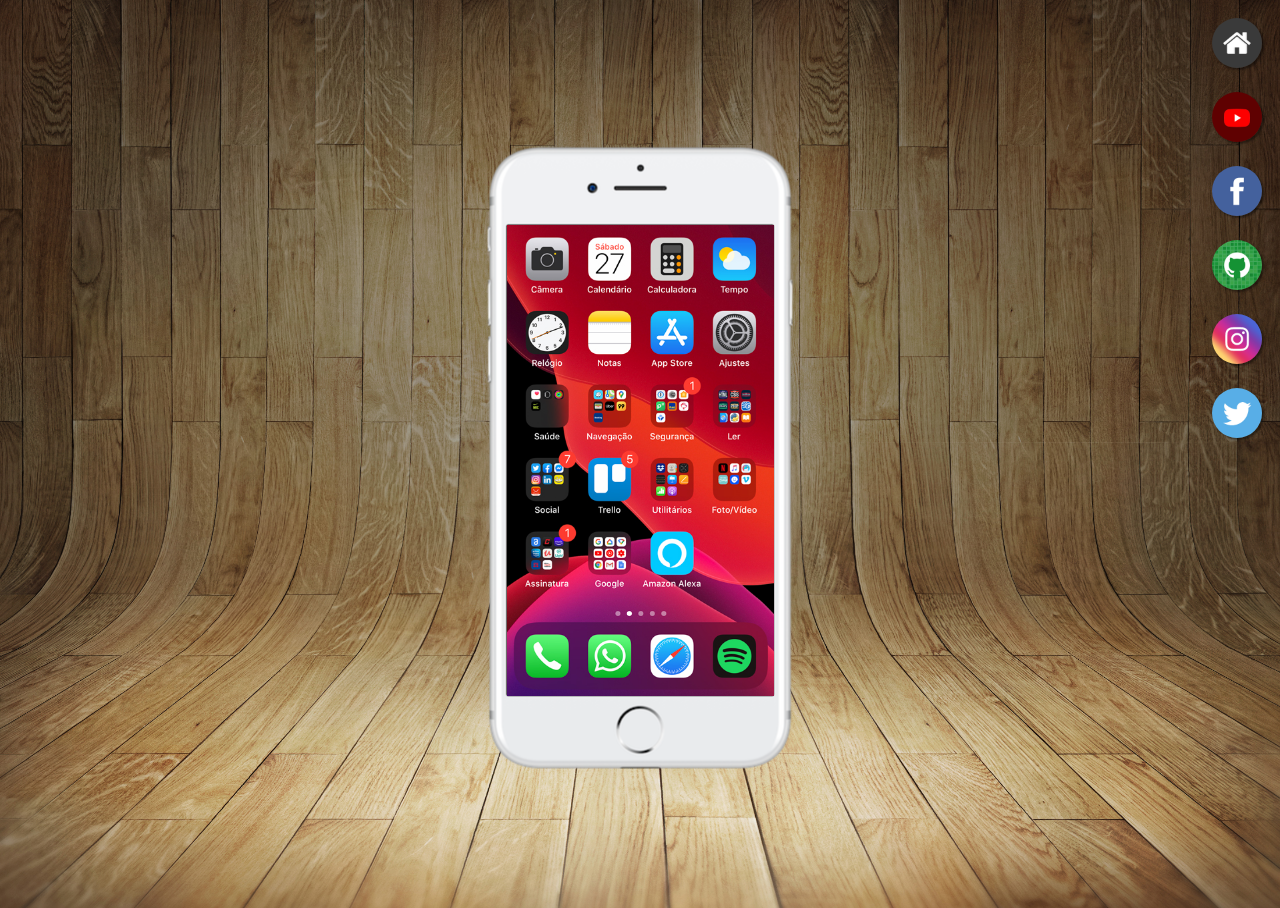
<file: index.html>
<!DOCTYPE html>
<html lang="pt-br">
<head>
    <meta charset="UTF-8">
    <meta name="viewport" content="width=device-width, initial-scale=1.0">
    <title>Projeto Rede Sociais</title>
    <link rel="shortcut icon" href="favicon.ico" type="image/x-icon">
    <link rel="stylesheet" href="estilo/style.css">
</head>
<body>
    <main>
        <section id="telefone">
            <iframe src="home.html" name="tela" id="tela" frameborder="0">
                Seu navegador não é compatível com isso.
            </iframe>
        </section>
        <section id="redes-sociais">

            <a href="home.html" target="tela"><img src="imagens/logo-home.jpg" alt=""></a><br>

            <a href="youtube.html" target="tela"><img src="imagens/logo-youtube.jpg" alt=""></a><br>

            <a href="facebook.html" target="tela"> <img src="imagens/logo-facebook.jpg" alt=""></a><br>
            
            <a href="github.html" target="tela"><img src="imagens/logo-github.jpg" alt=""></a><br>
           
            <a href="instagram.html" target="tela"><img src="imagens/logo-instagram.jpg" alt=""></a><br>
           
            <a href="twitter.html" target="tela"><img src="imagens/logo-twitter.jpg" alt=""></a>

        </section>
    </main>
</body>
</html>
</file>
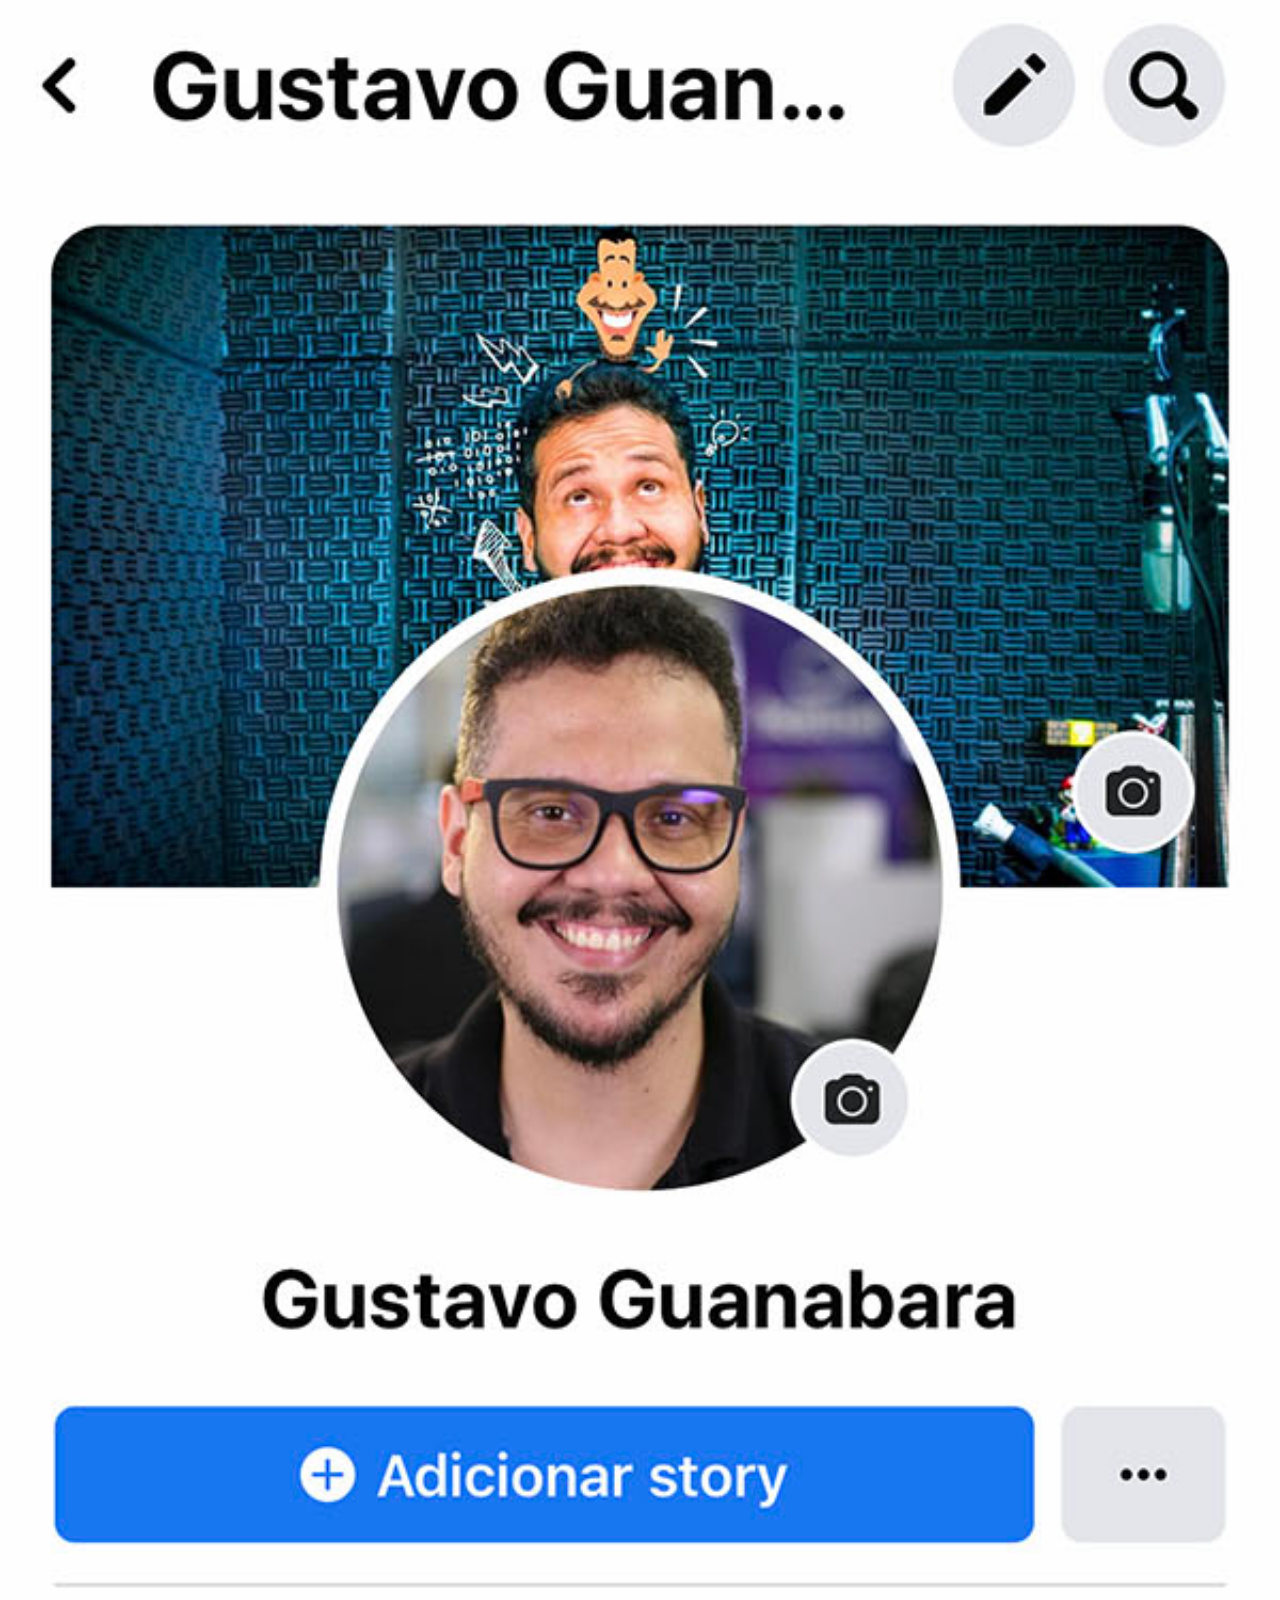
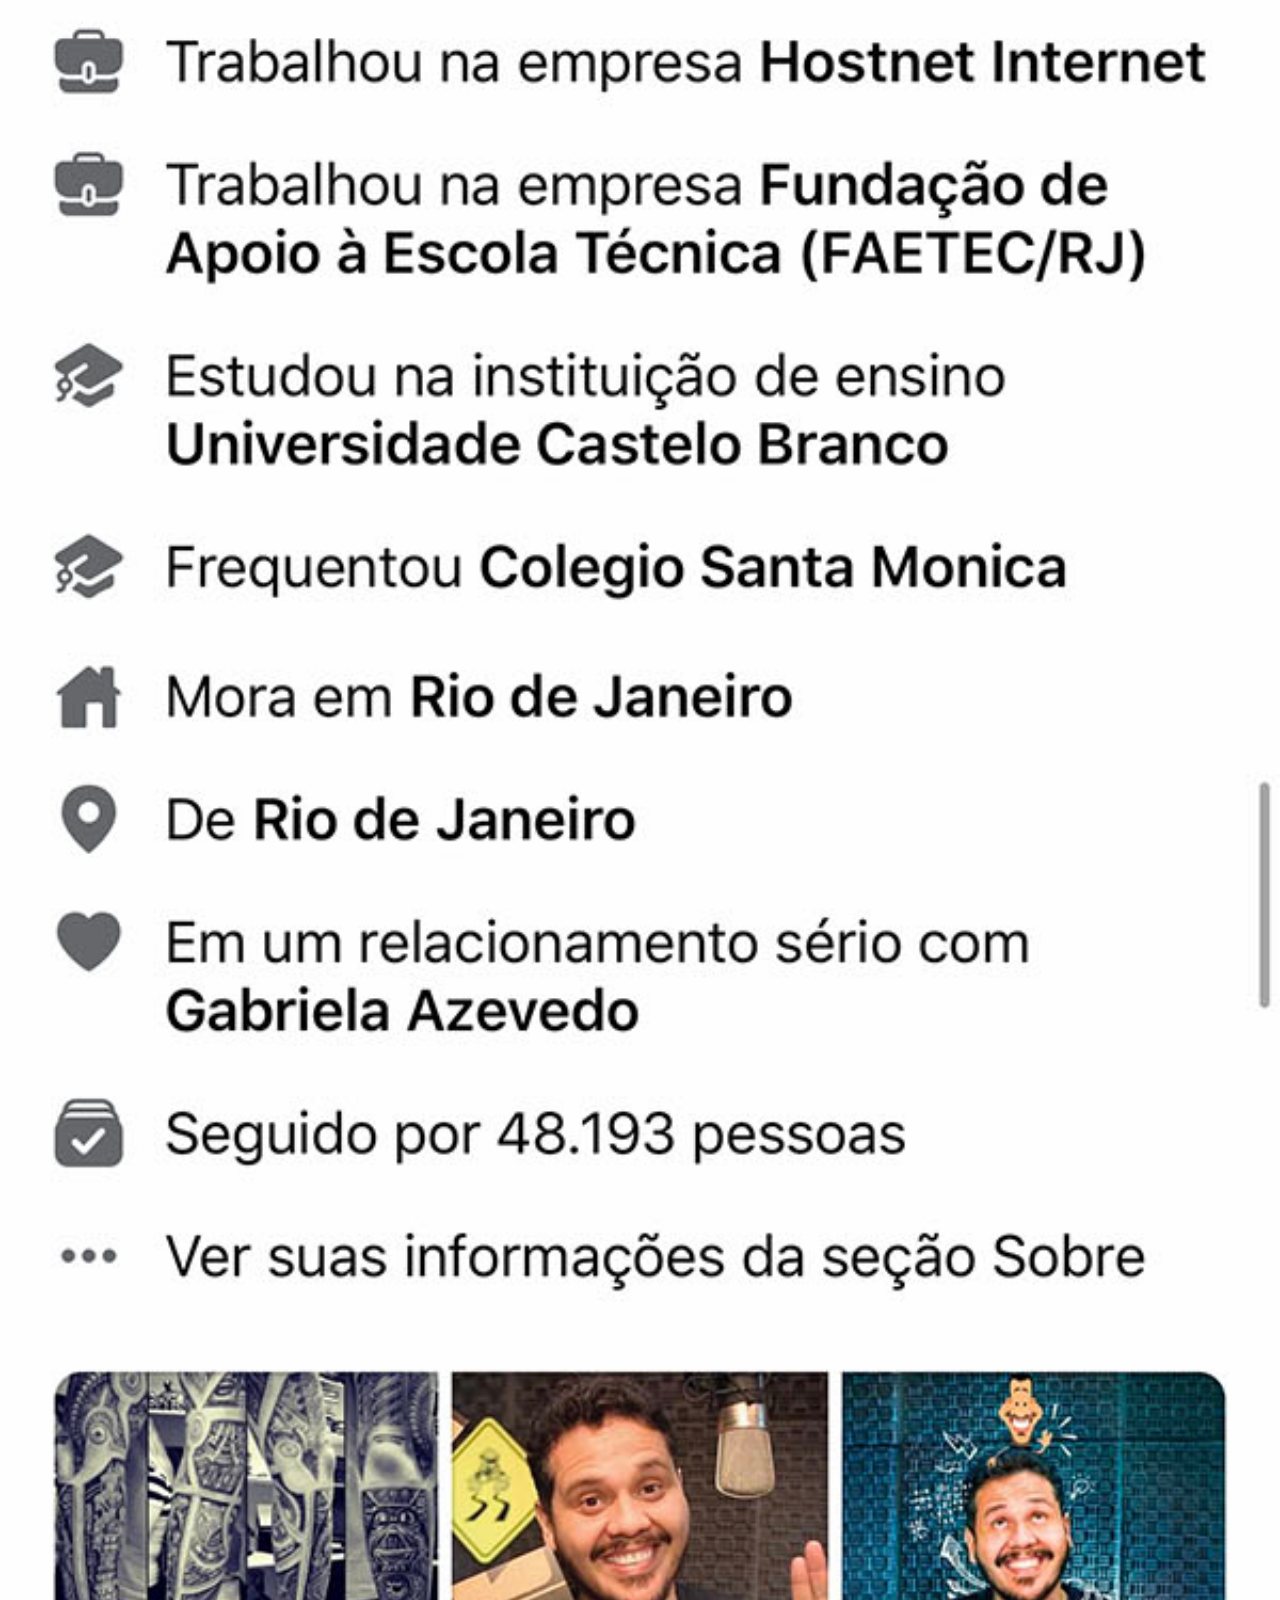
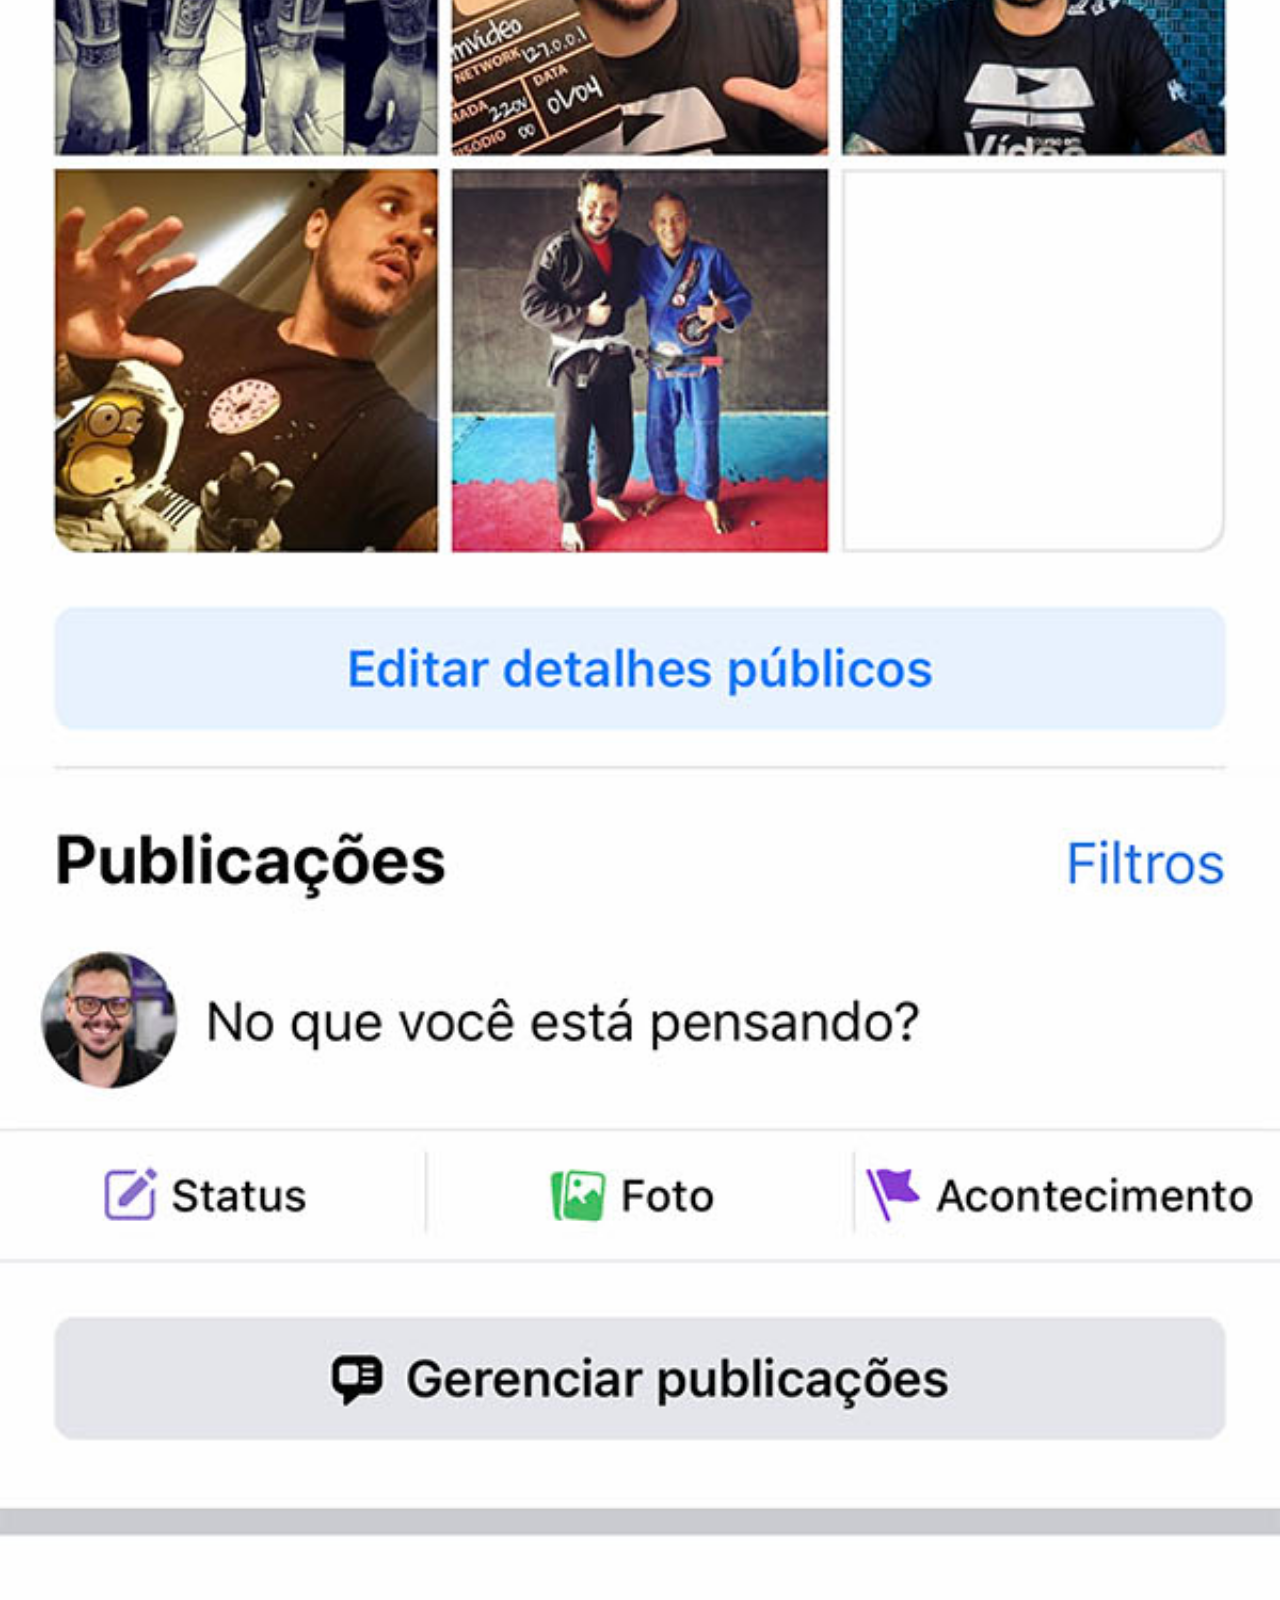
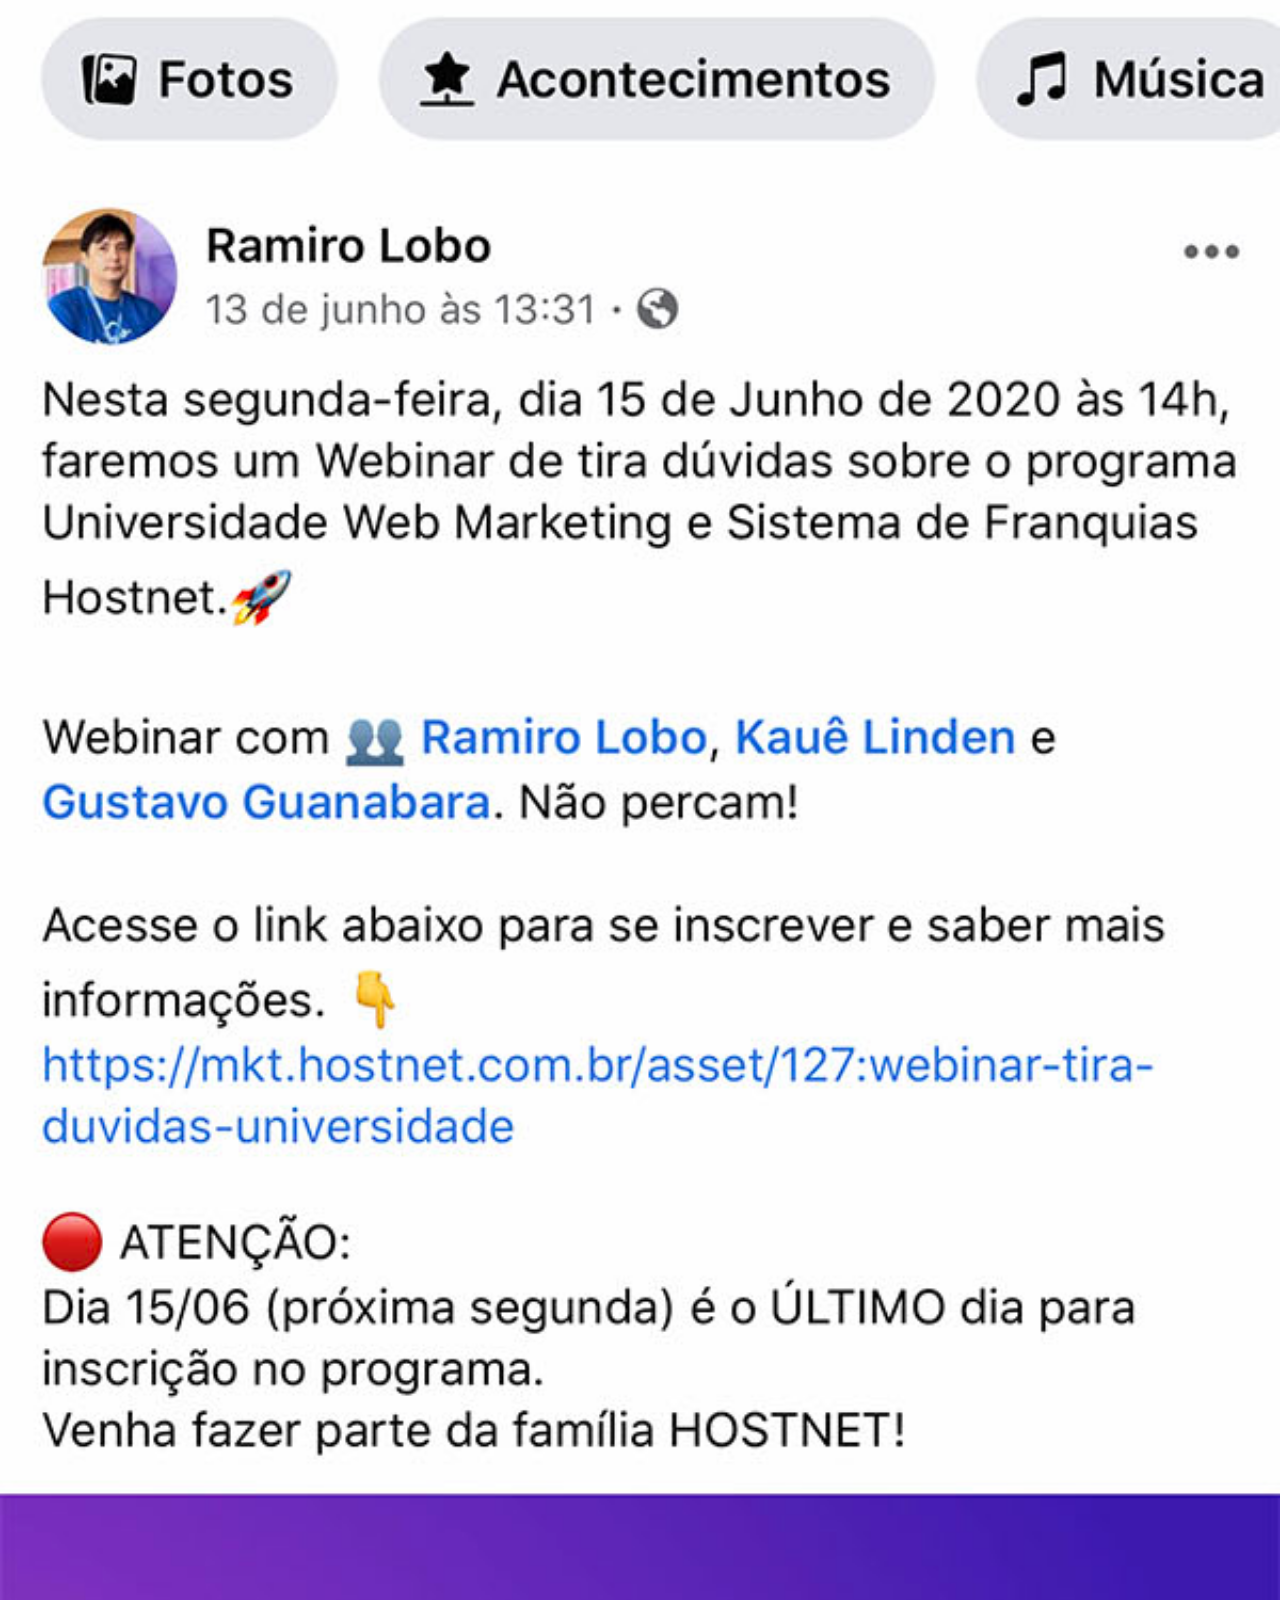
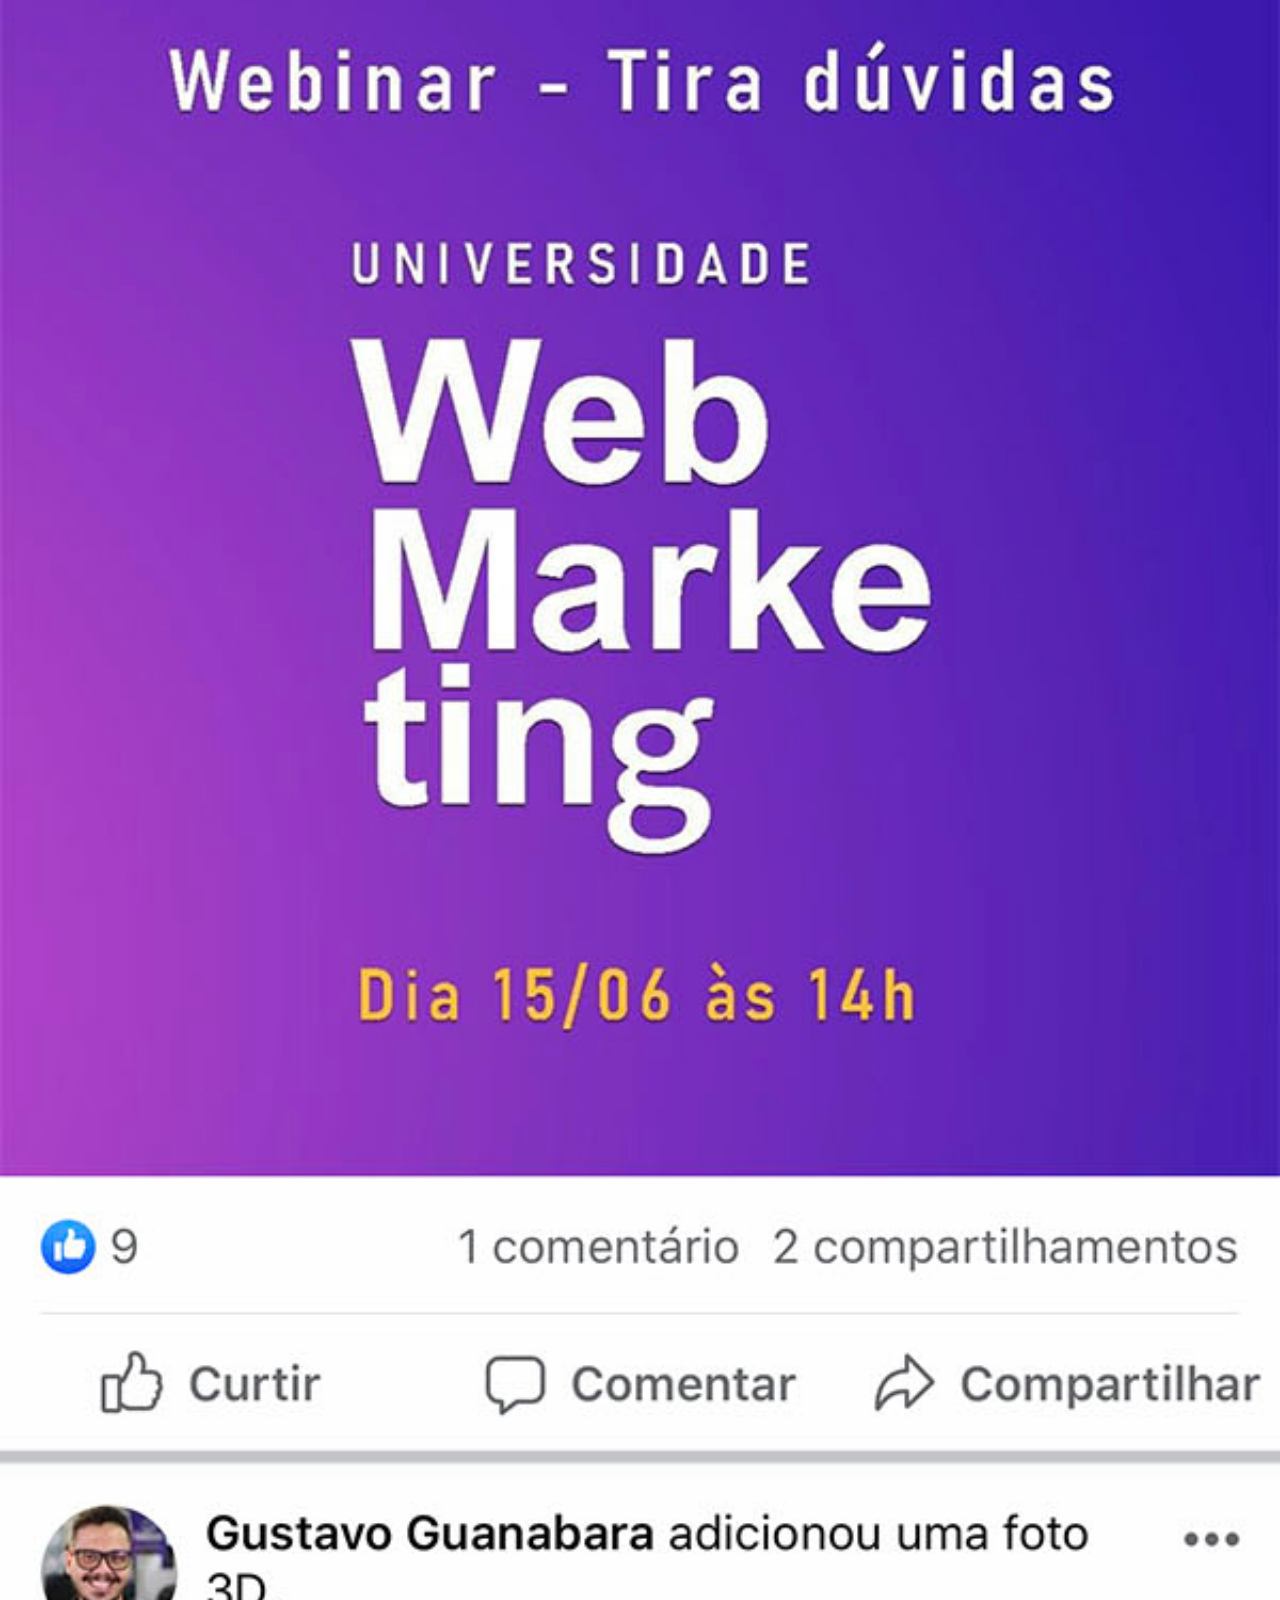
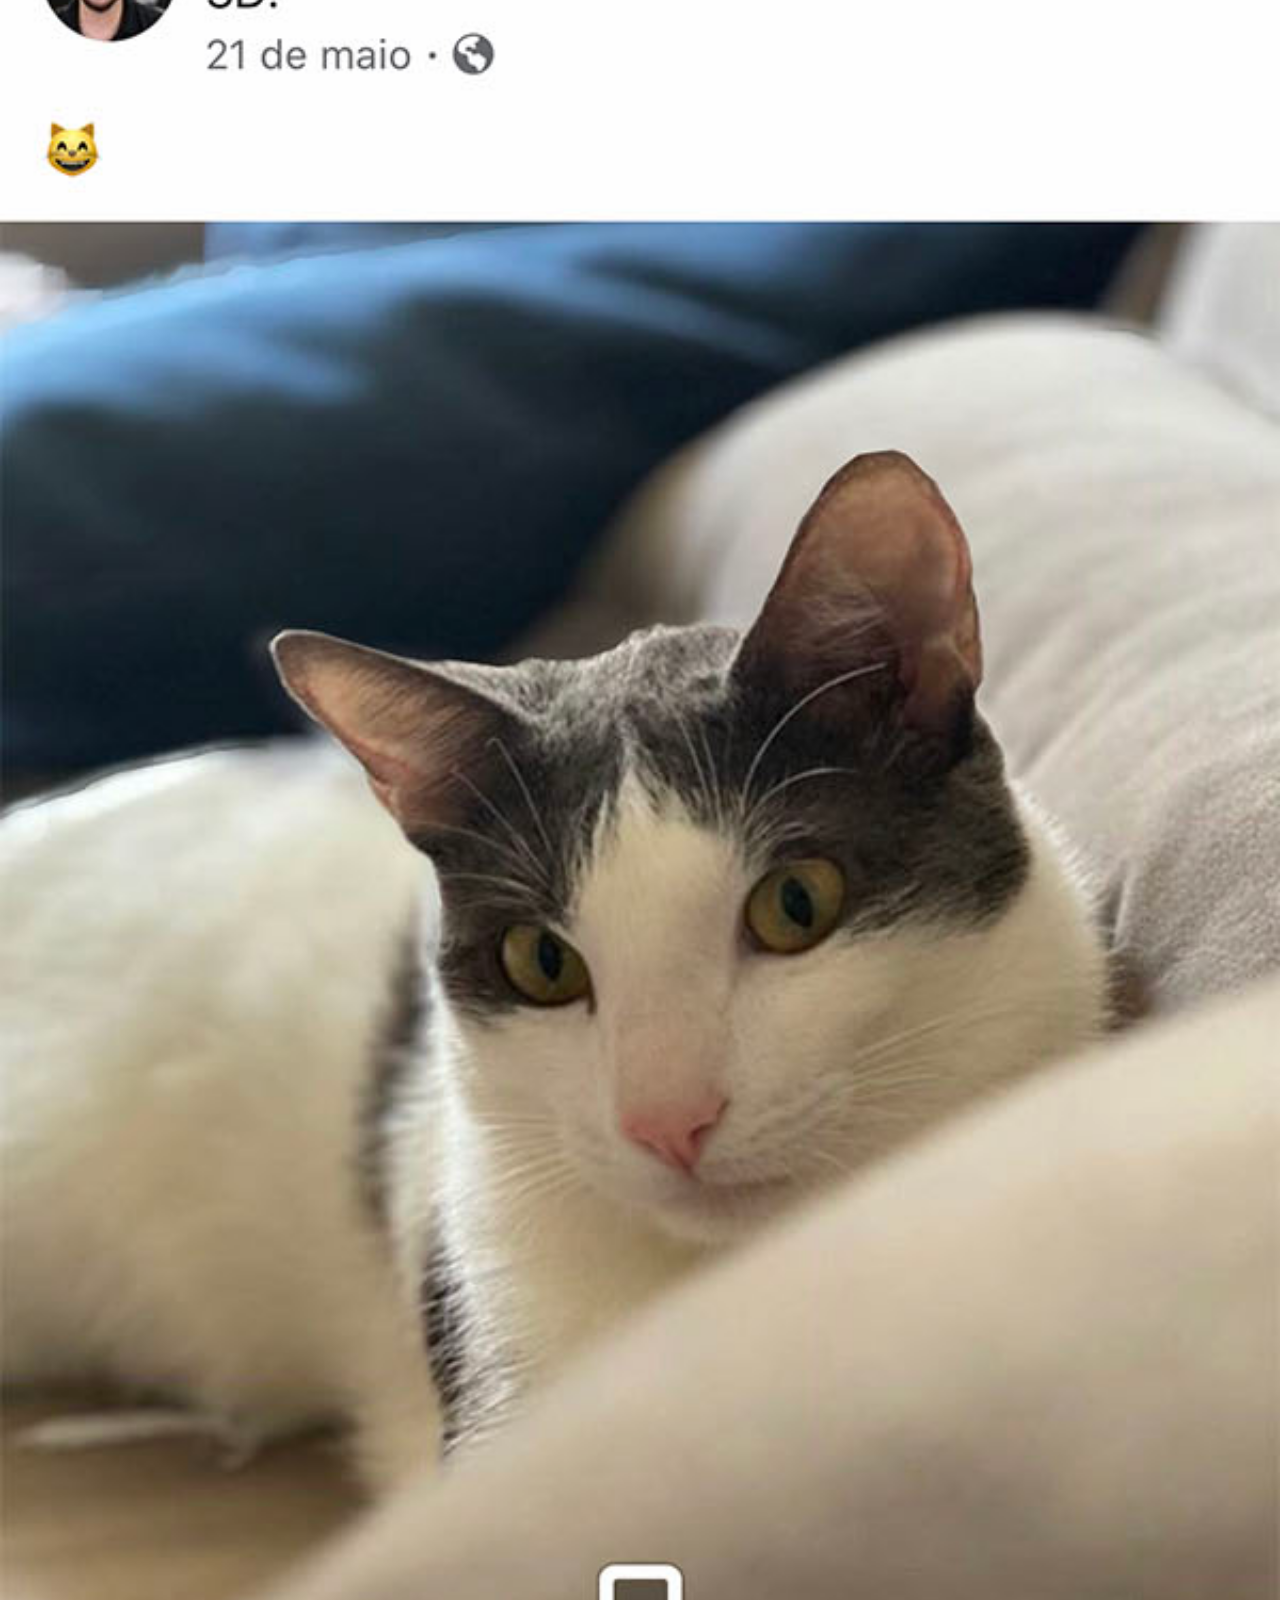
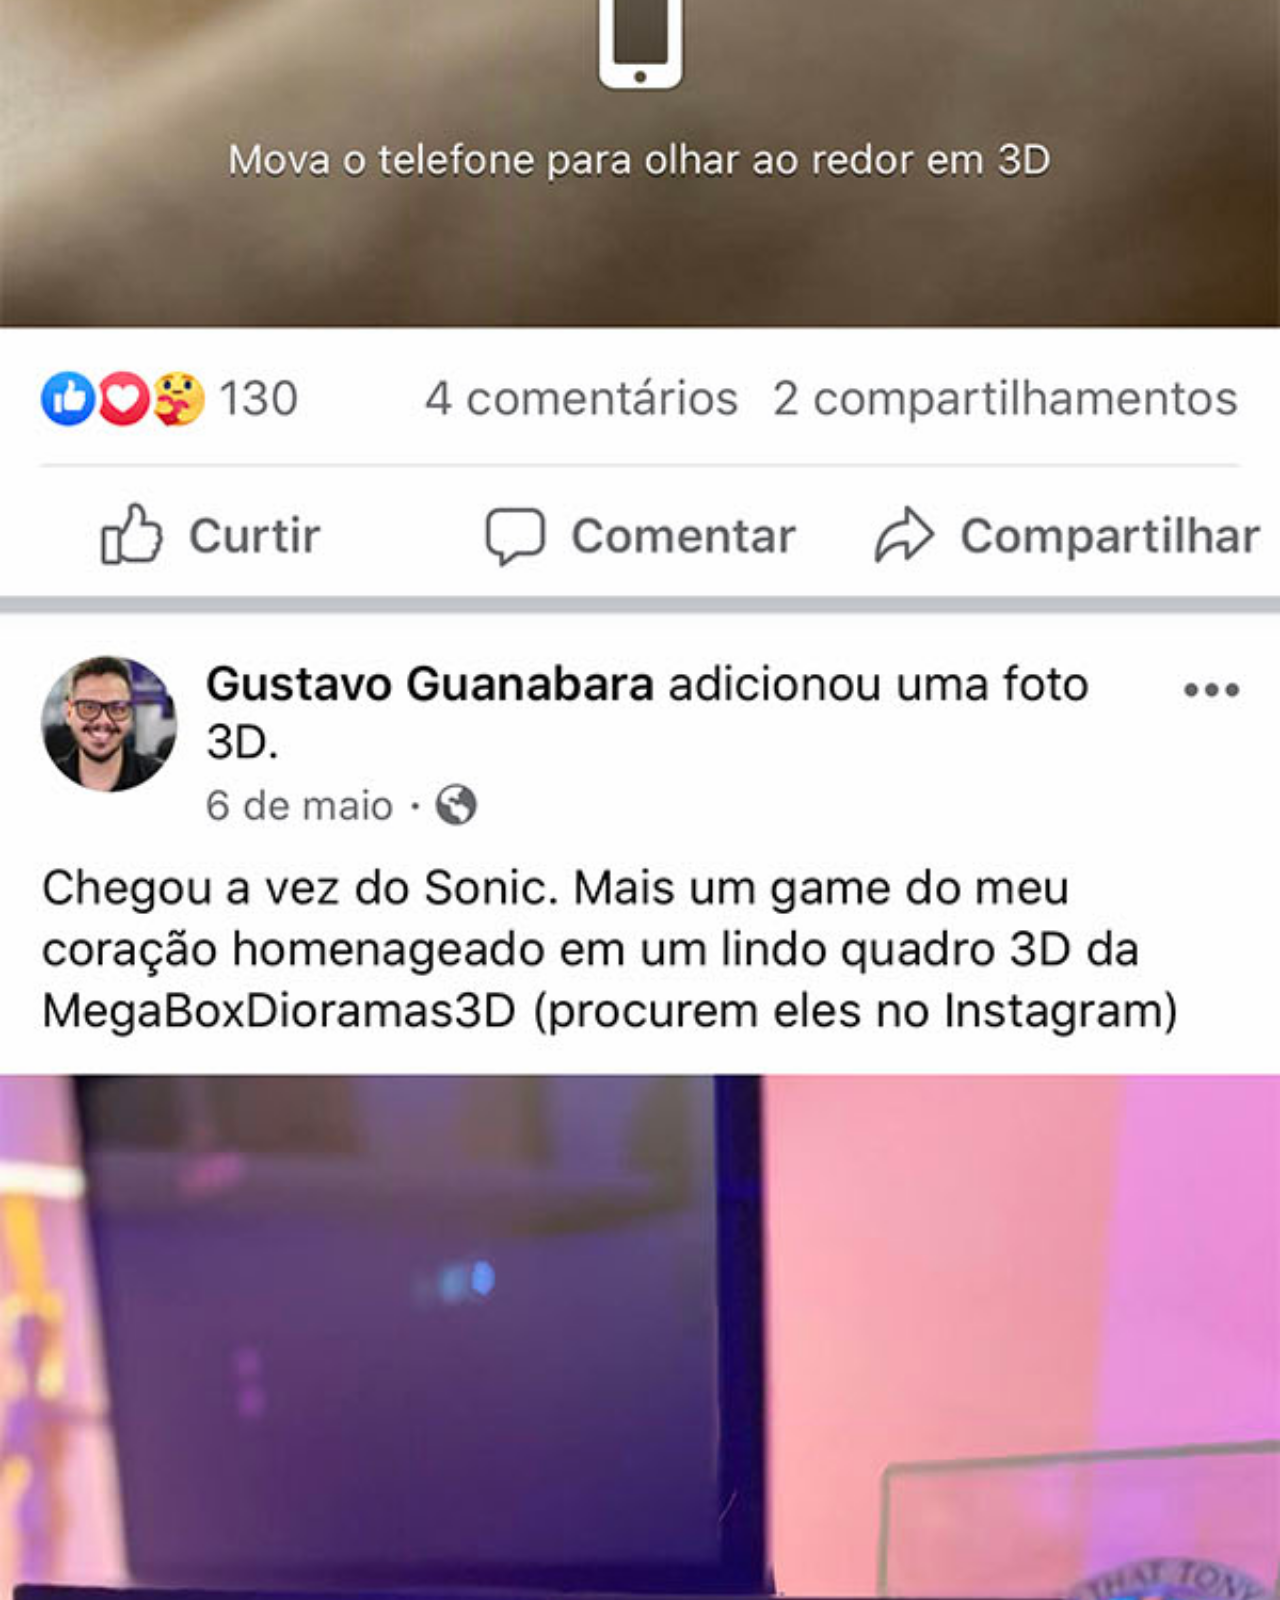
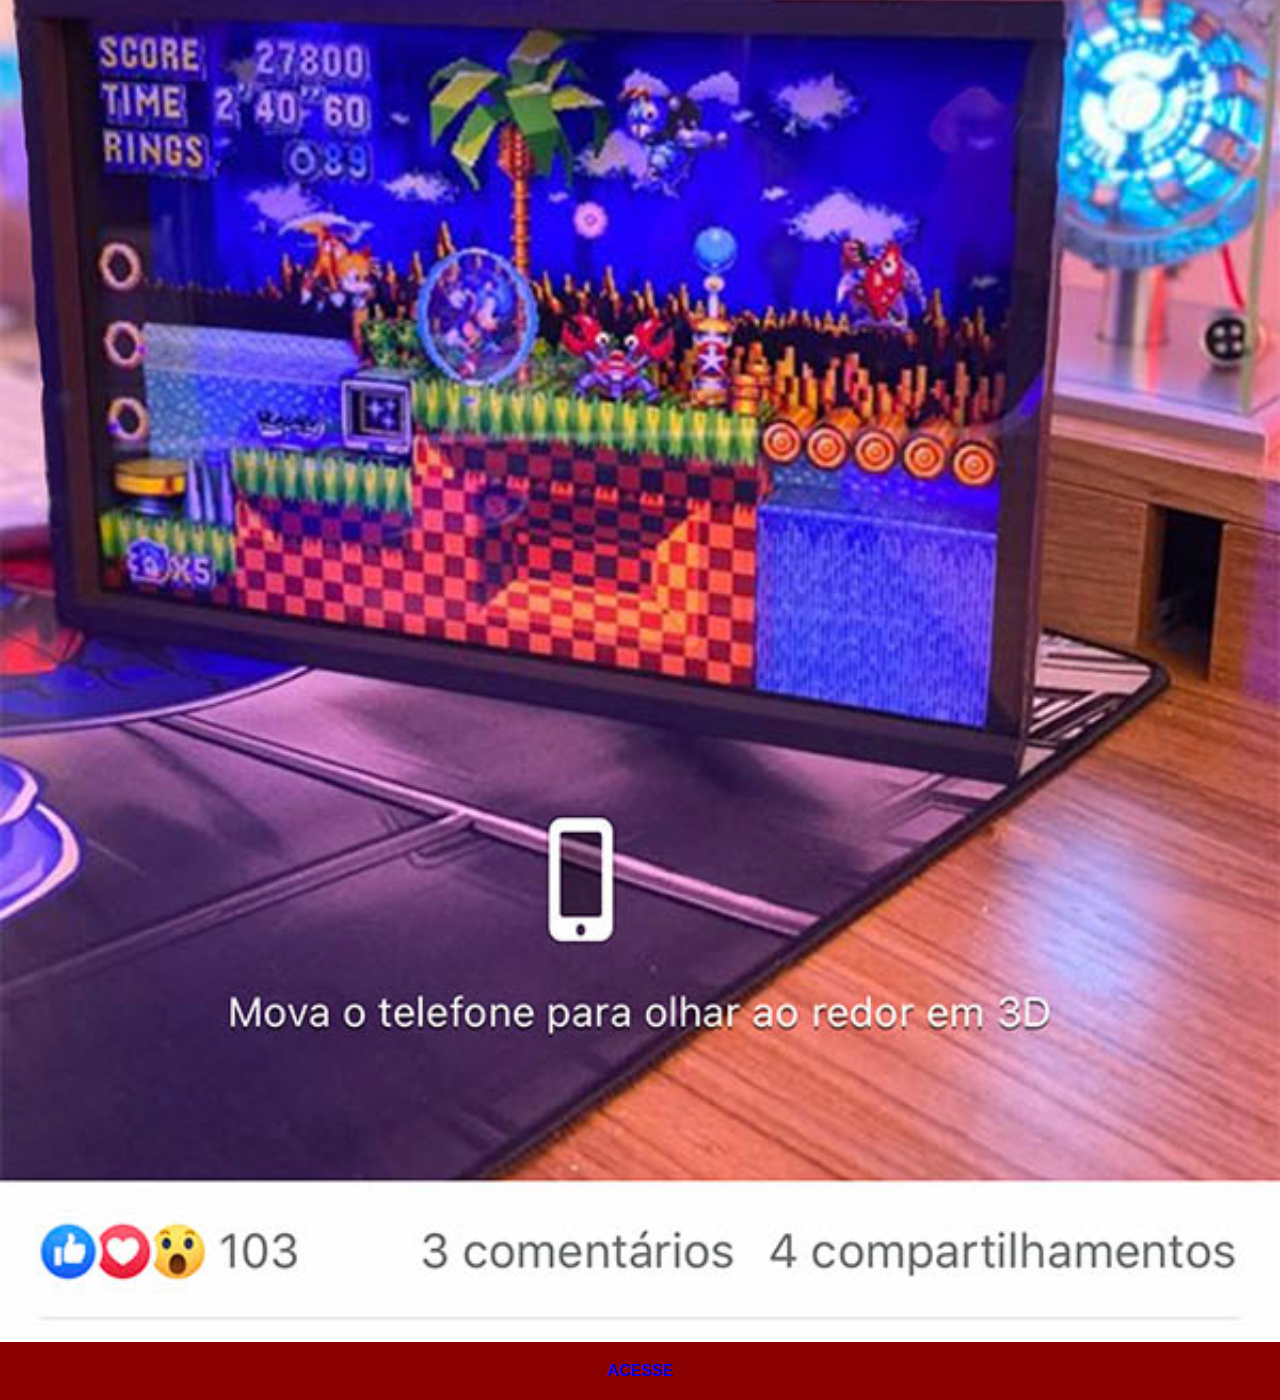
<file: facebook.html>
<!DOCTYPE html>
<html lang="pt-br">
<head>
    <meta charset="UTF-8">
    <meta name="viewport" content="width=device-width, initial-scale=1.0">
    <title>Facebook</title>
    <link rel="stylesheet" href="estilos/social.css">
</head>
<body>
    <img src="imagens/tela-facebook.jpg" alt="">
    <a href="https://www.facebook.com/gustavoguanabara" target="_blank">ACESSE</a>
</body>
</html>
</file>
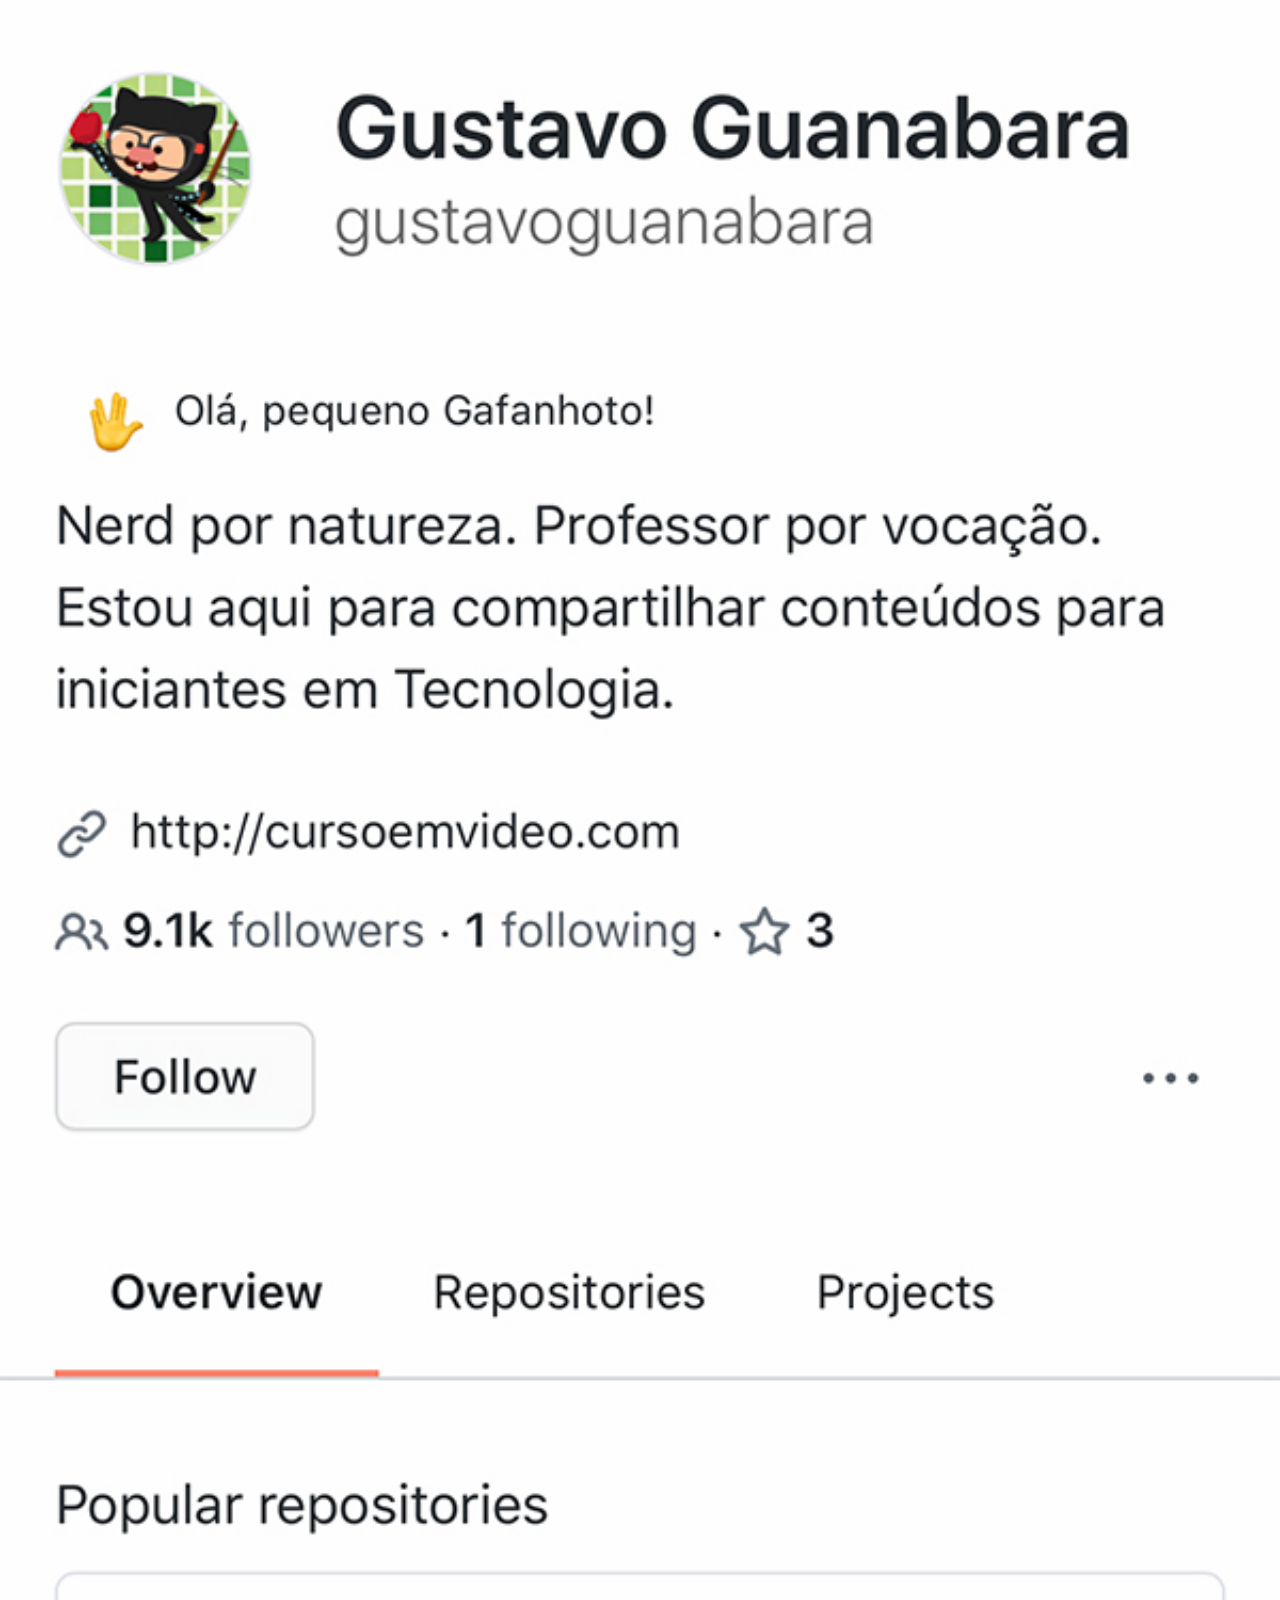
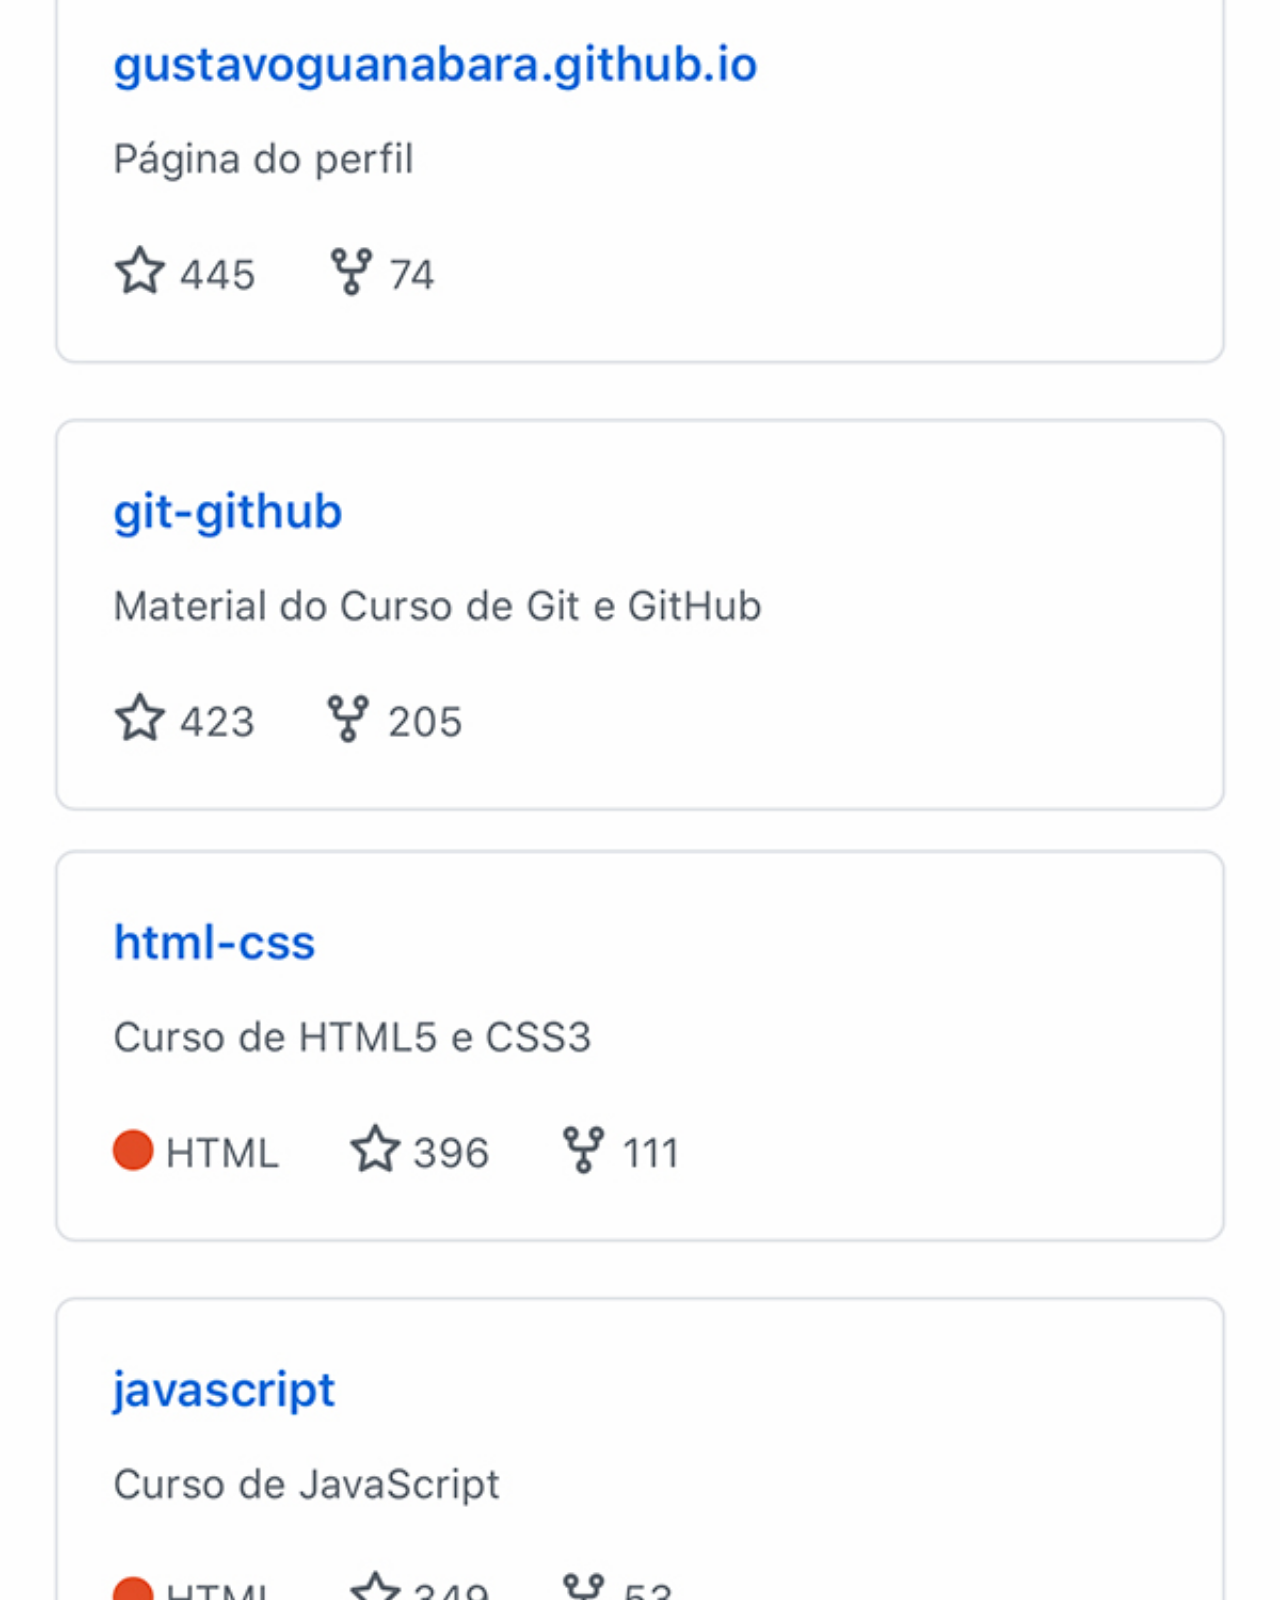
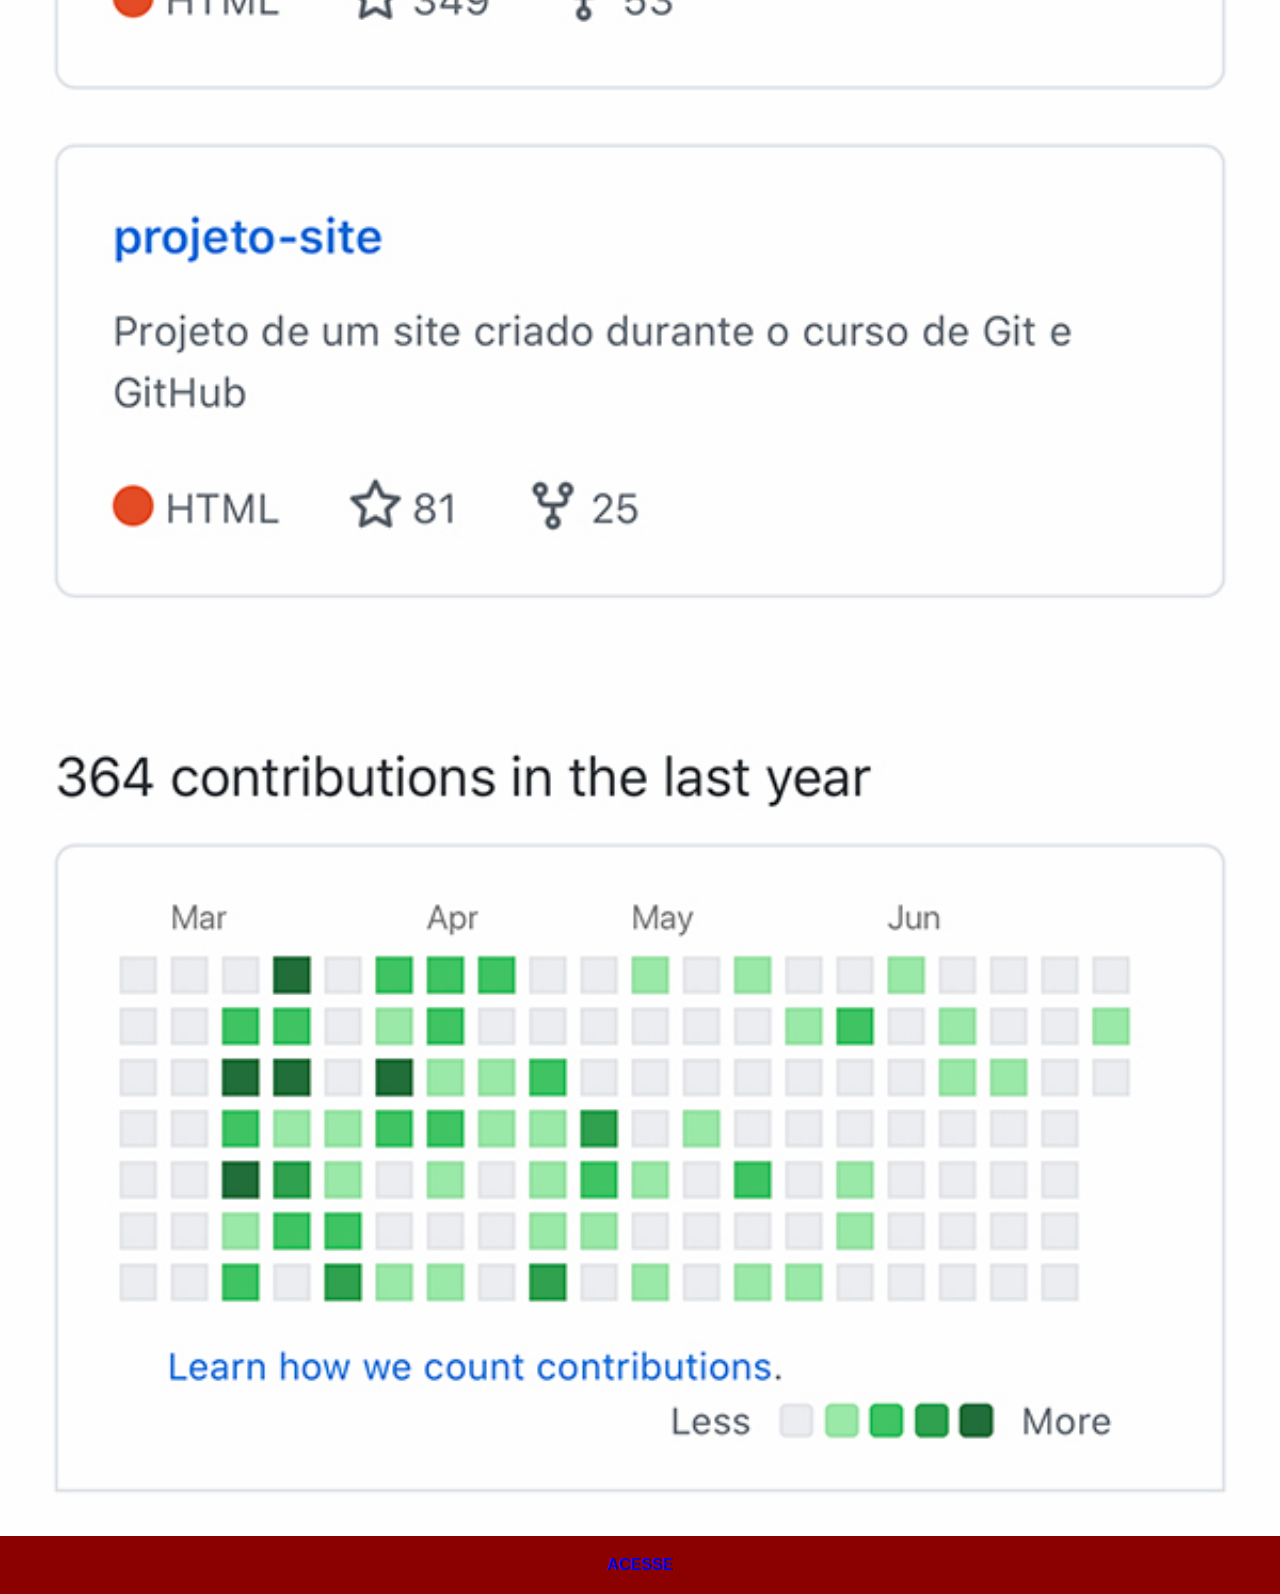
<file: github.html>
<!DOCTYPE html>
<html lang="pt-br">
<head>
    <meta charset="UTF-8">
    <meta name="viewport" content="width=device-width, initial-scale=1.0">
    <title>GitHub</title>
    <link rel="stylesheet" href="estilos/social.css">
</head>
<body>
    <img src="imagens/tela-github.jpg" alt="">
    <a href="https://github.com/gustavoguanabara" target="_blank">ACESSE</a>
</body>
</html>
</file>
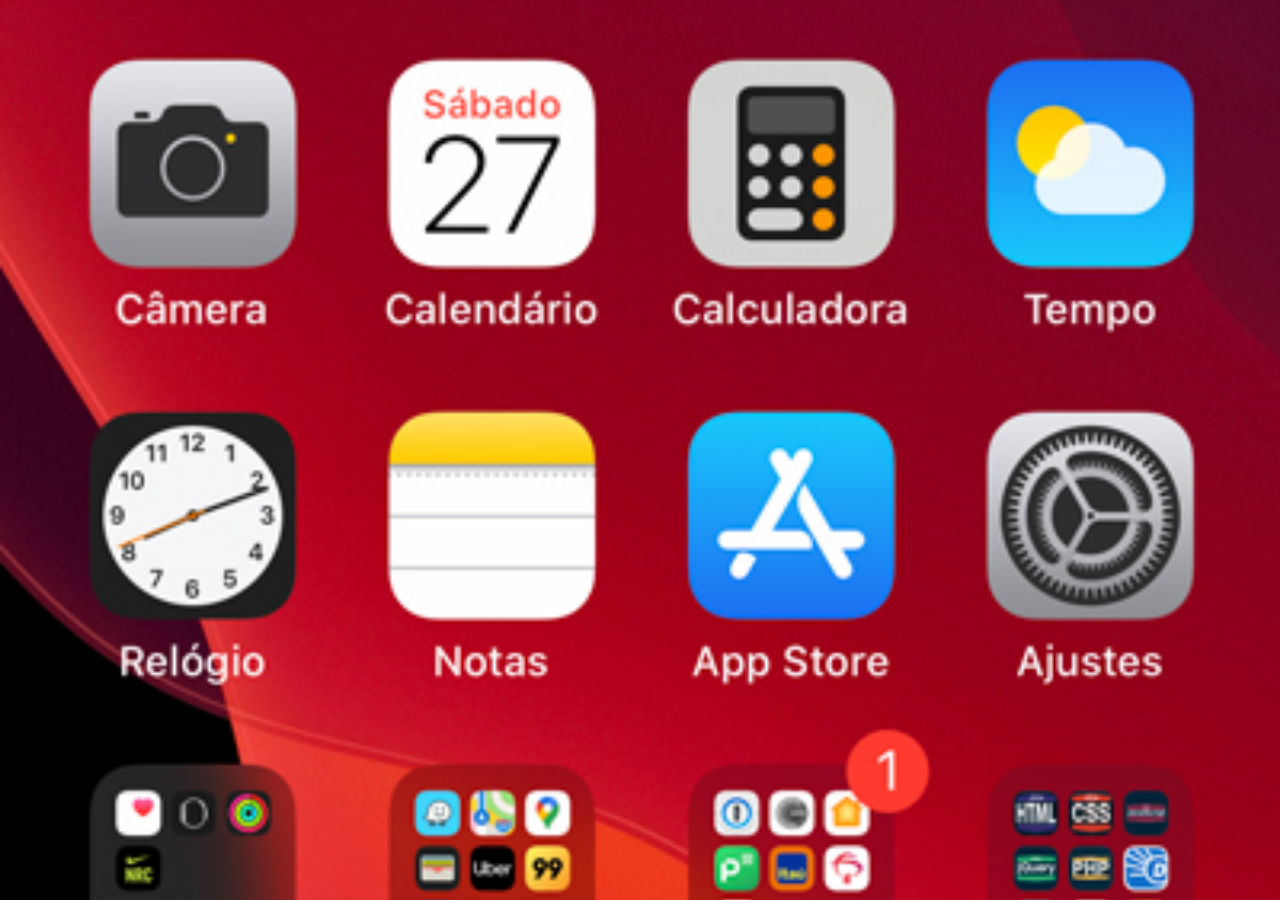
<file: home.html>
<!DOCTYPE html>
<html lang="pt-br">
<head>
    <meta charset="UTF-8">
    <meta name="viewport" content="width=device-width, initial-scale=1.0">
    <title>Home</title>
</style>
</head>
 <style>
    * {
        margin: 0px;
        padding: 0px;
    }

    body {
        width: 100vh;
        height: 100vh;
        background: black url('imagens/tela-home.jpg') no-repeat top center;
        background-size: cover;
<body>
}
</body>
</html>
</file>
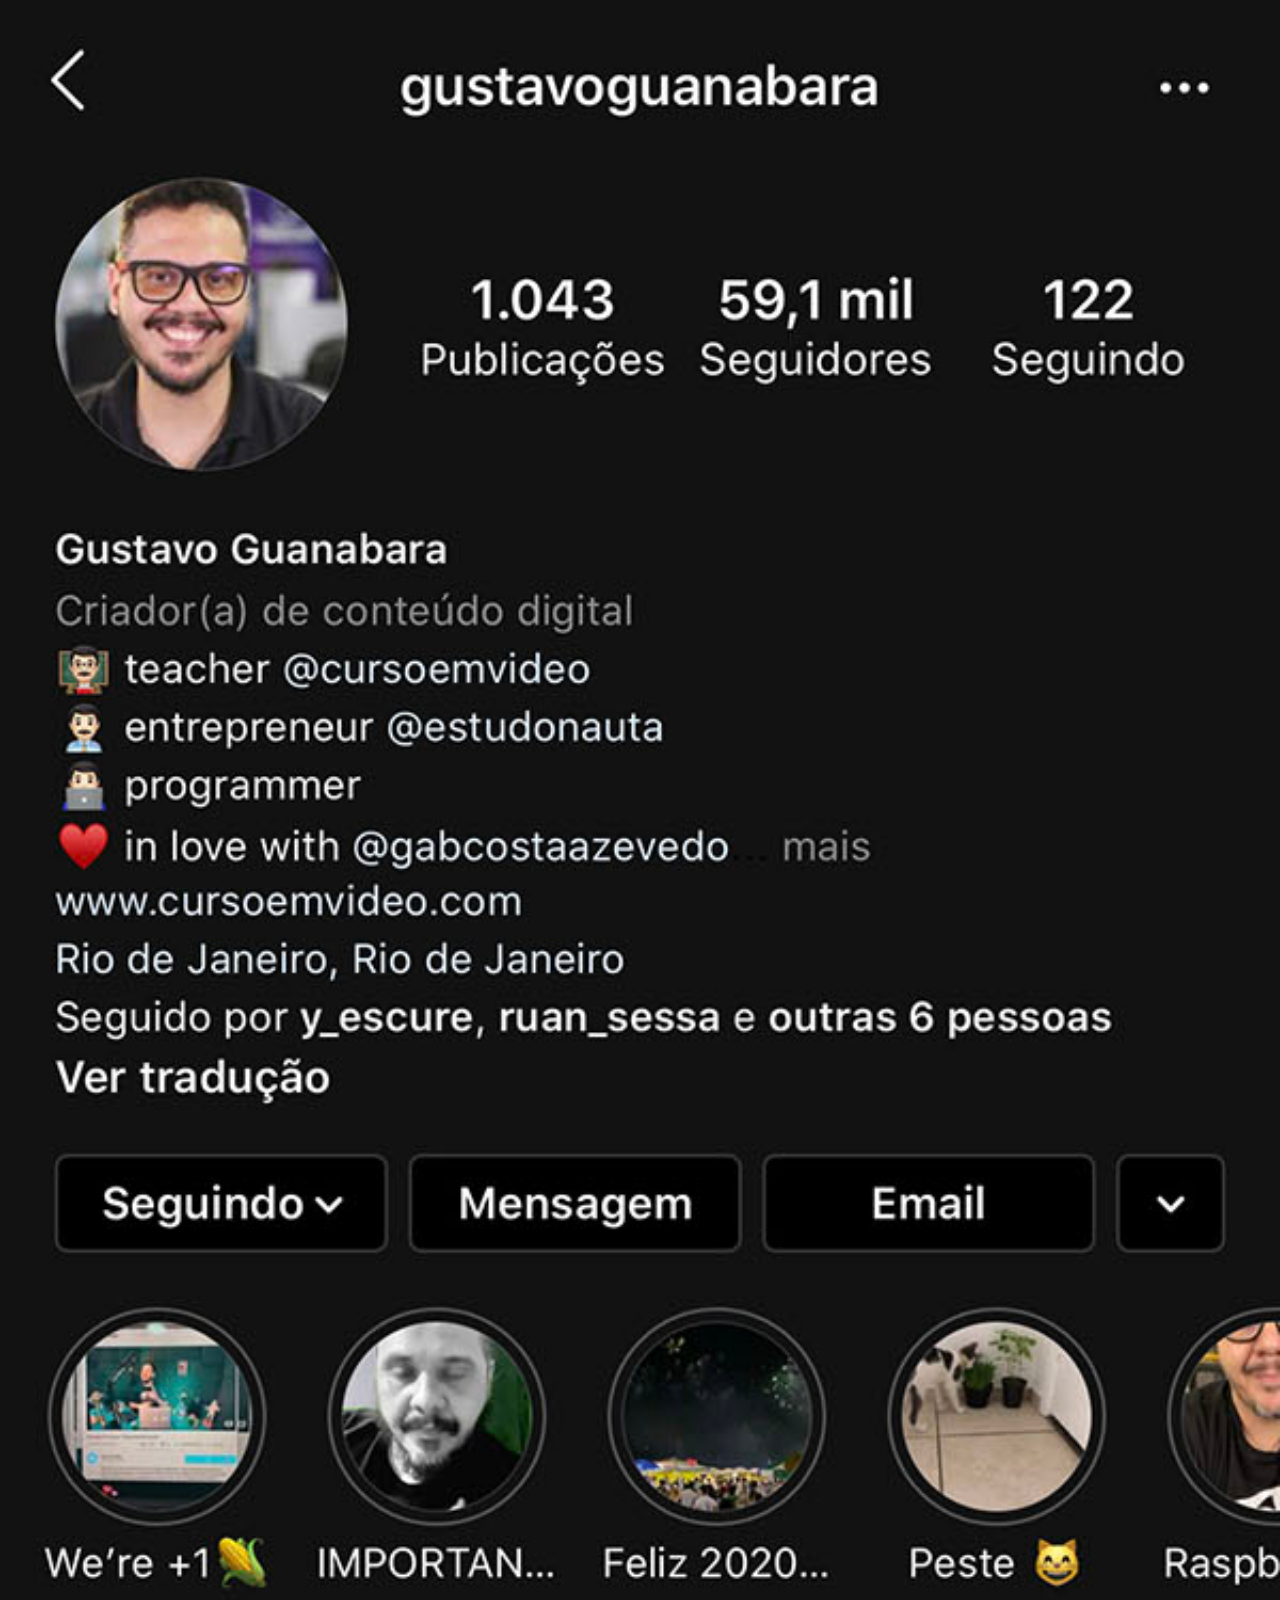
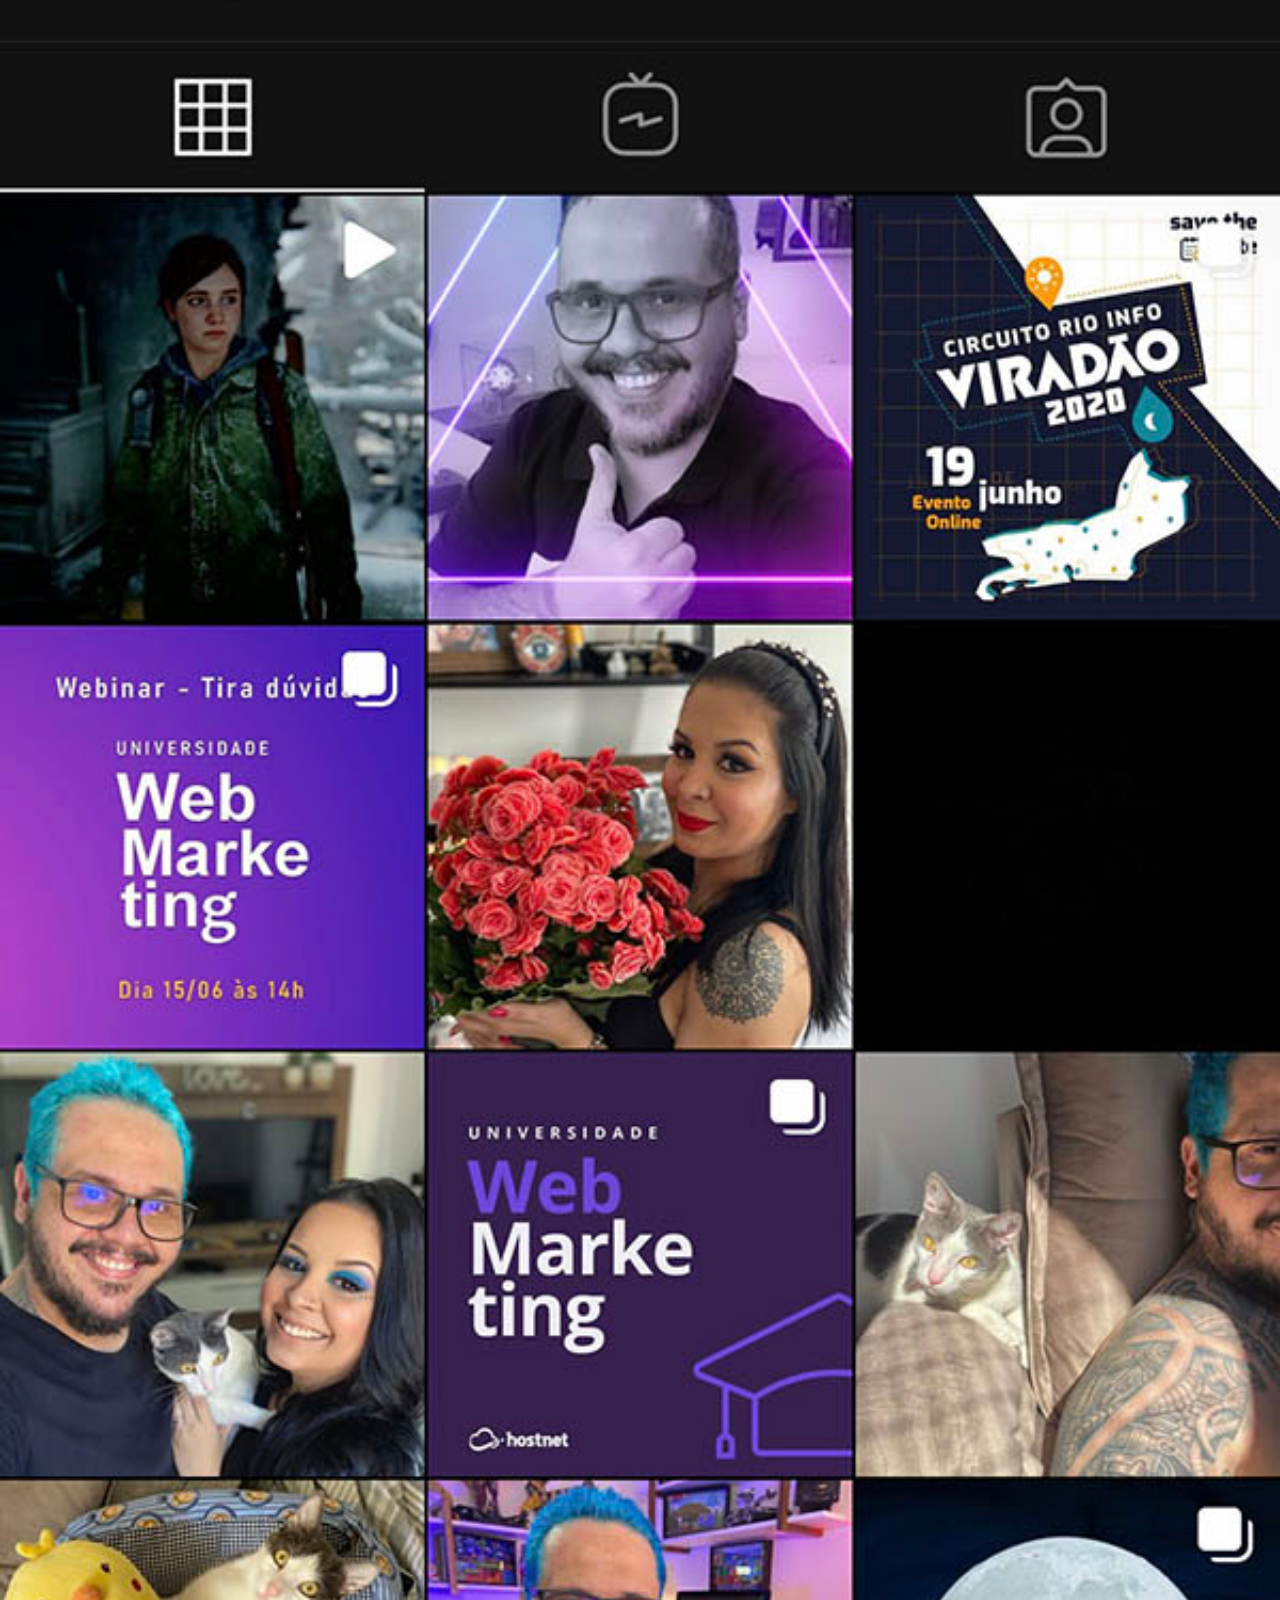
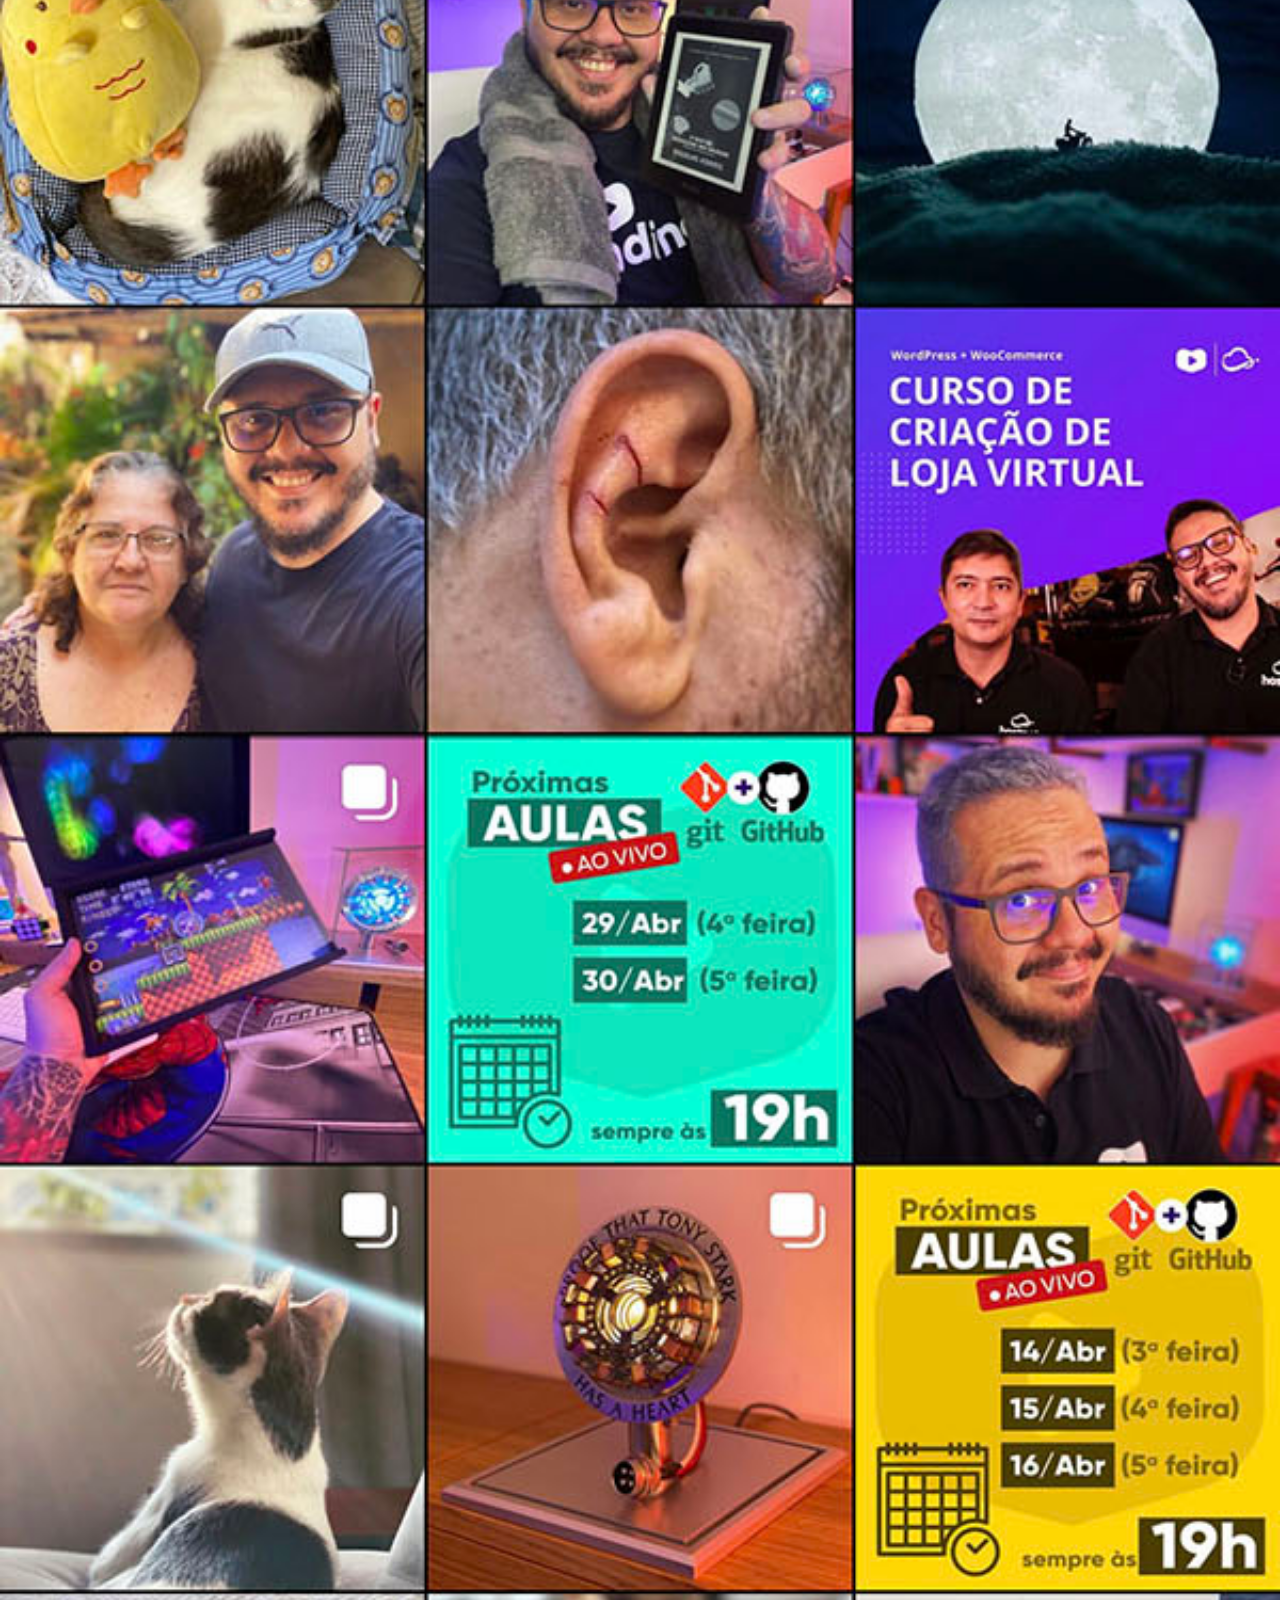
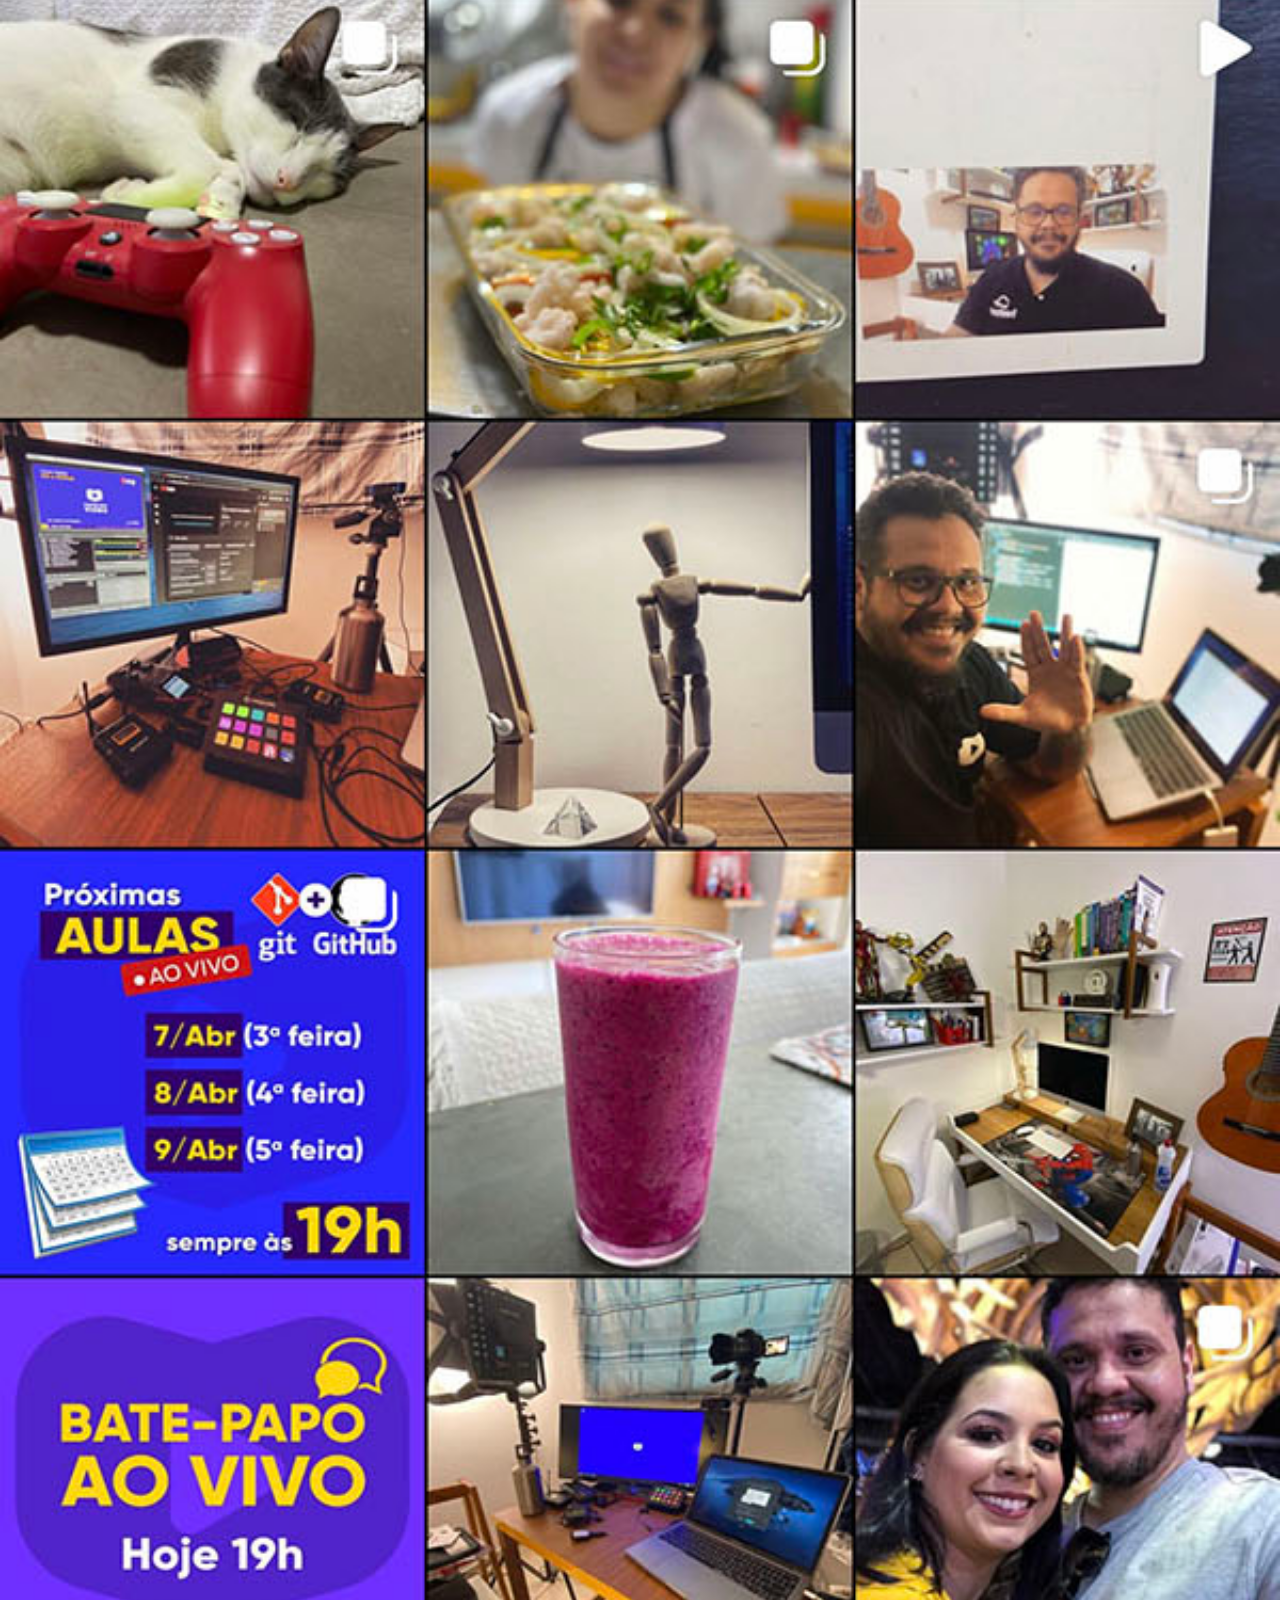
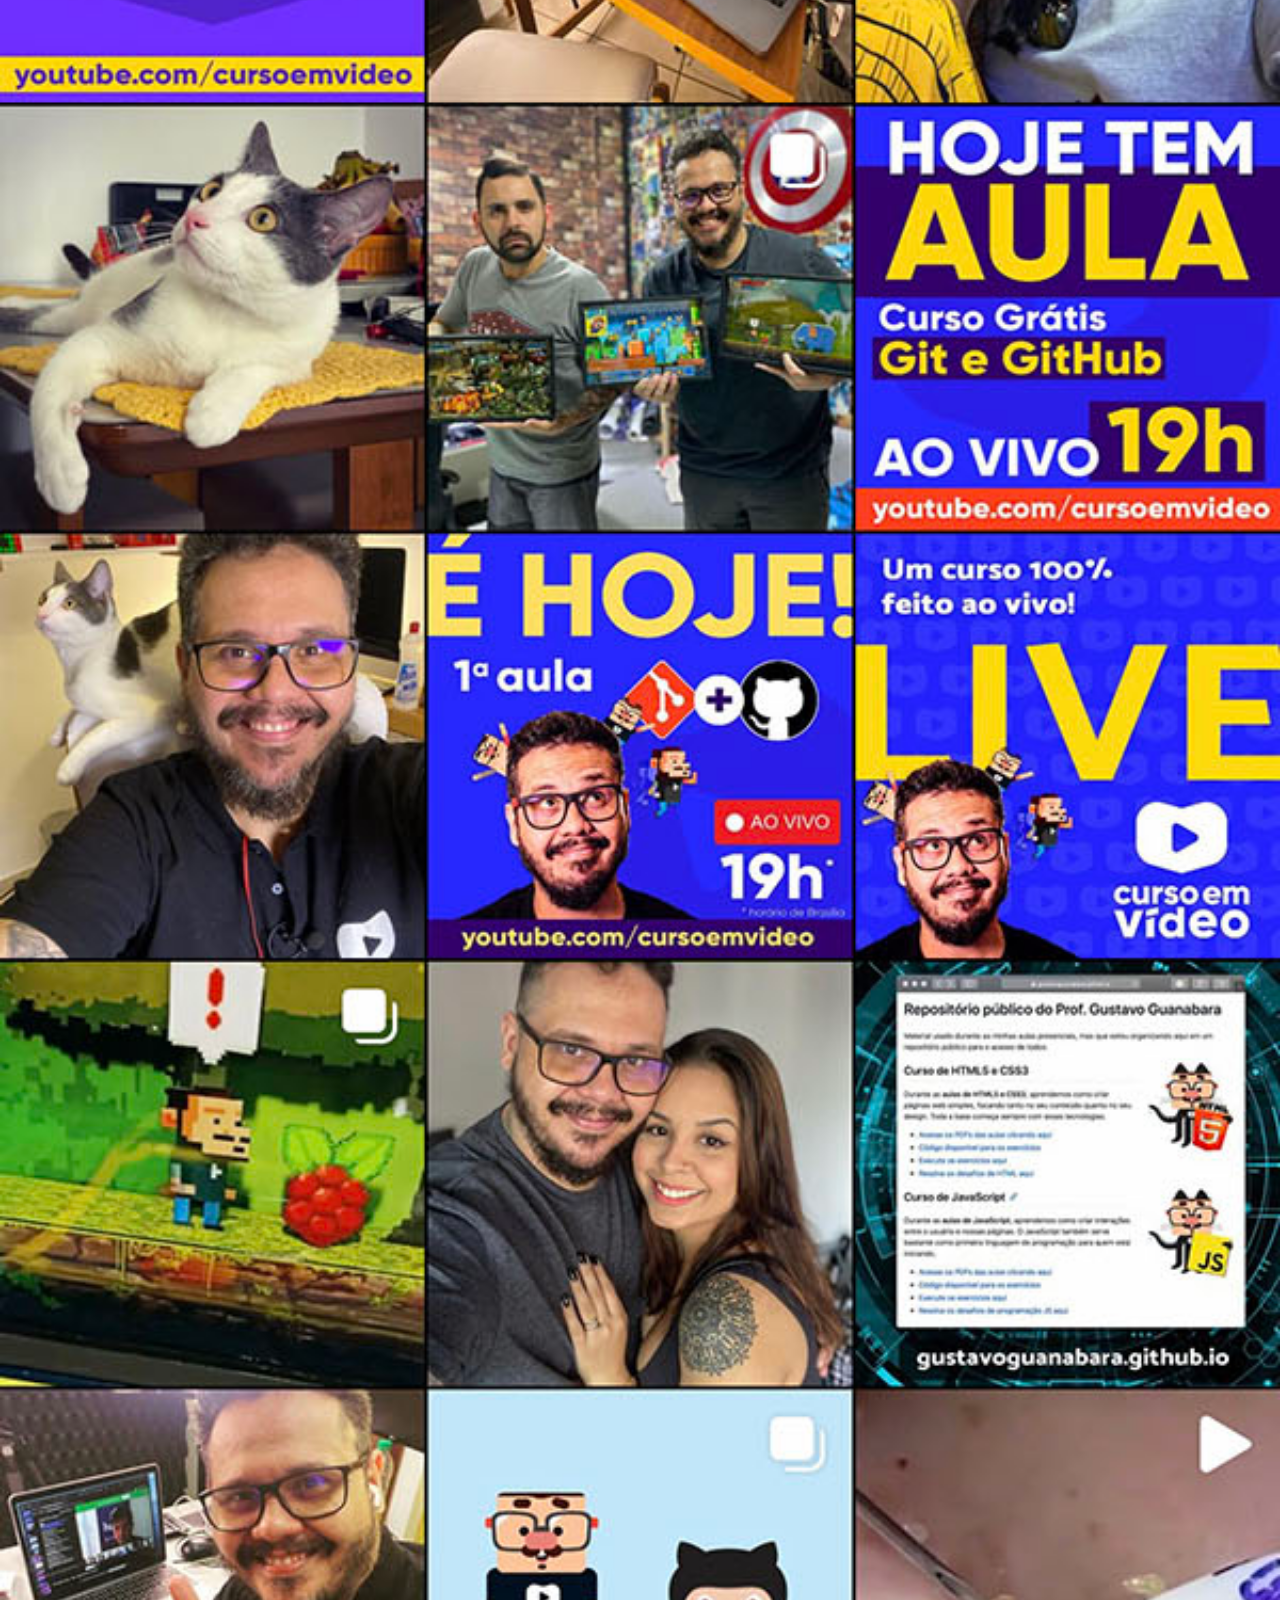
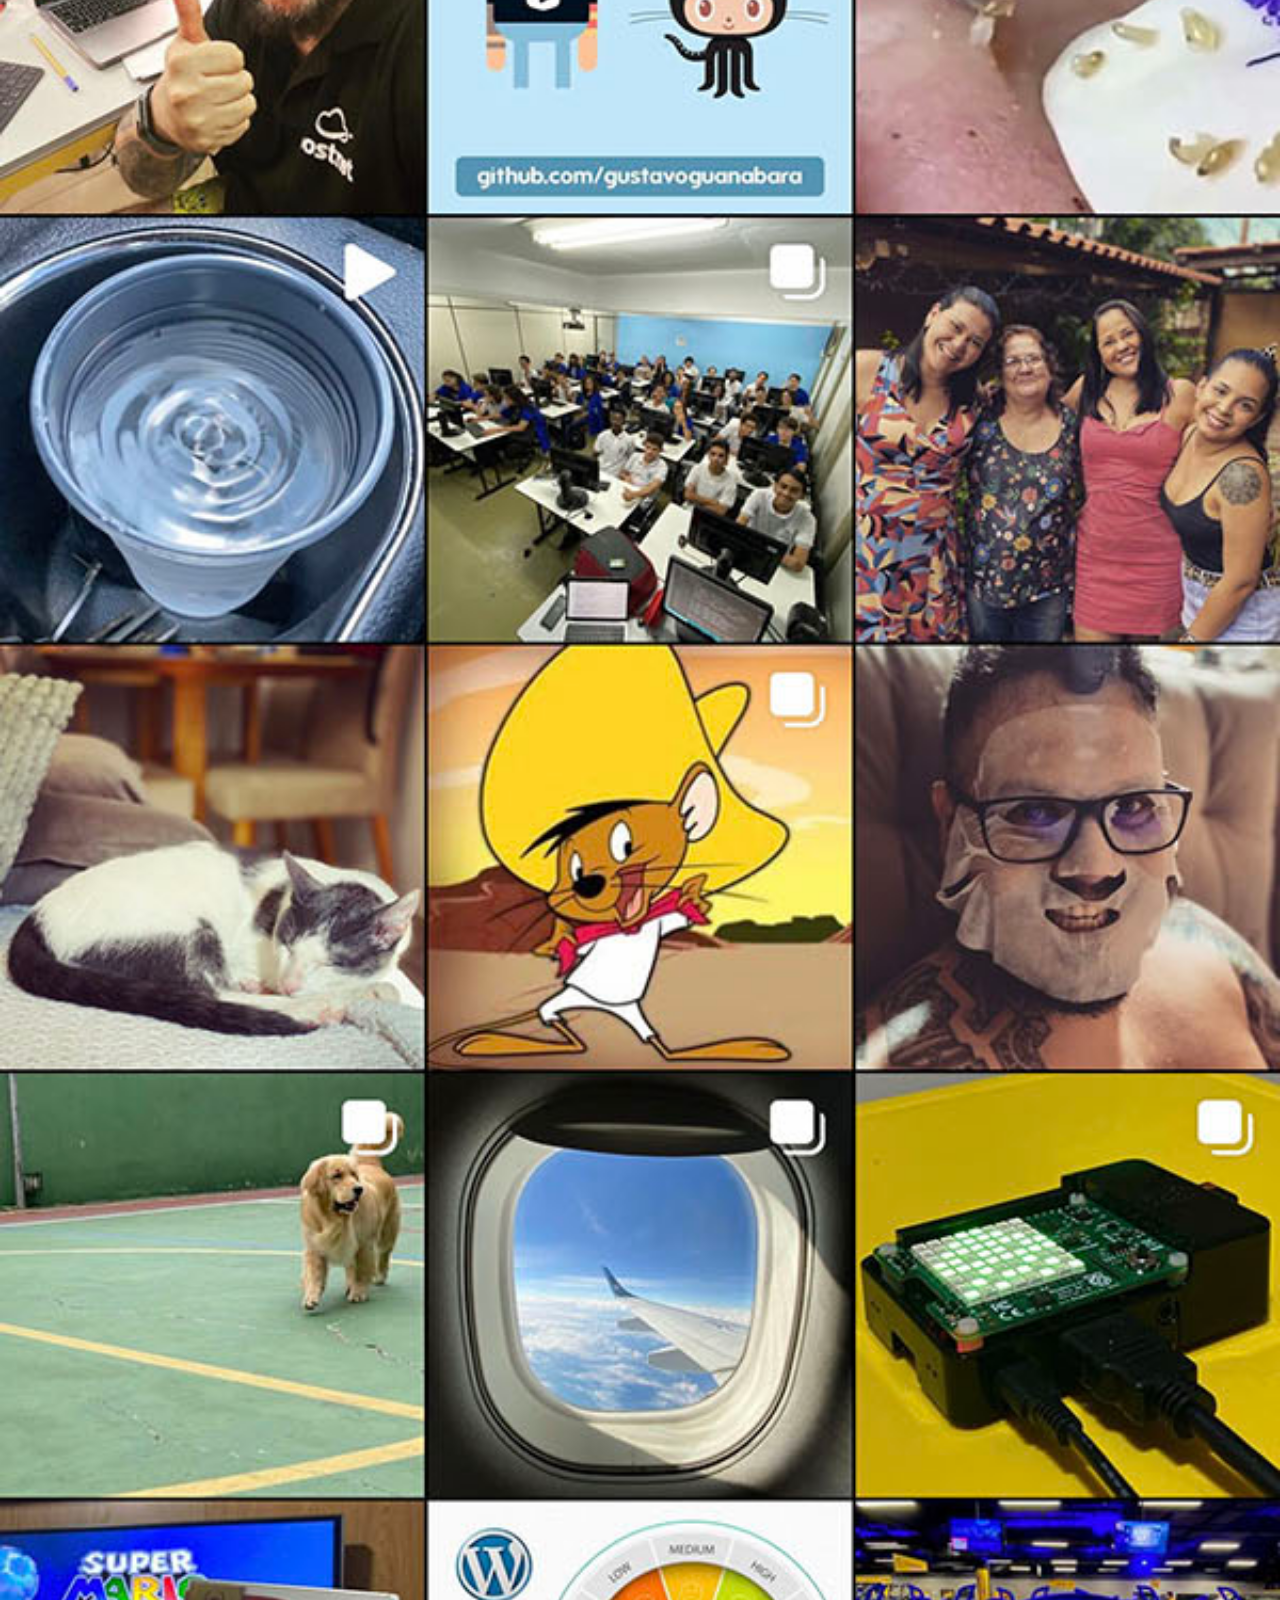
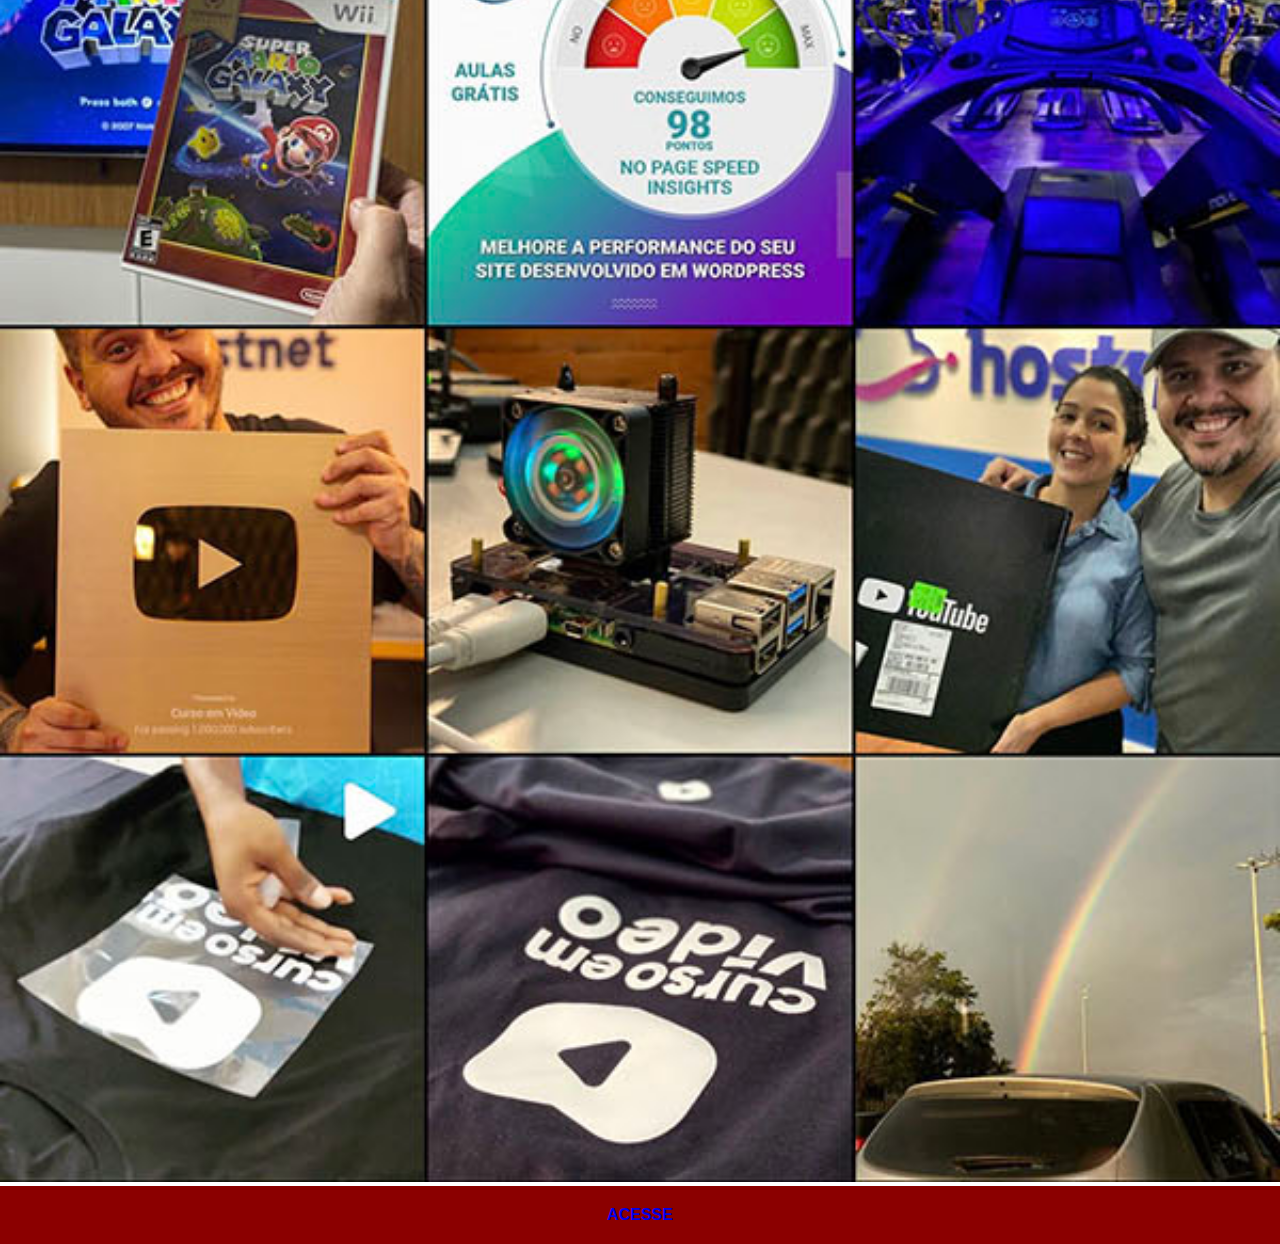
<file: instagram.html>
<!DOCTYPE html>
<html lang="pt-br">
<head>
    <meta charset="UTF-8">
    <meta name="viewport" content="width=device-width, initial-scale=1.0">
    <title>Instagram</title>
    <link rel="stylesheet" href="estilos/social.css">
</head>
<body>
    <img src="imagens/tela-instagram.jpg" alt="">
    <a href="https://www.instagram.com/gustavoguanabara/" target="_blank">ACESSE</a>
</body>
</html>
</file>
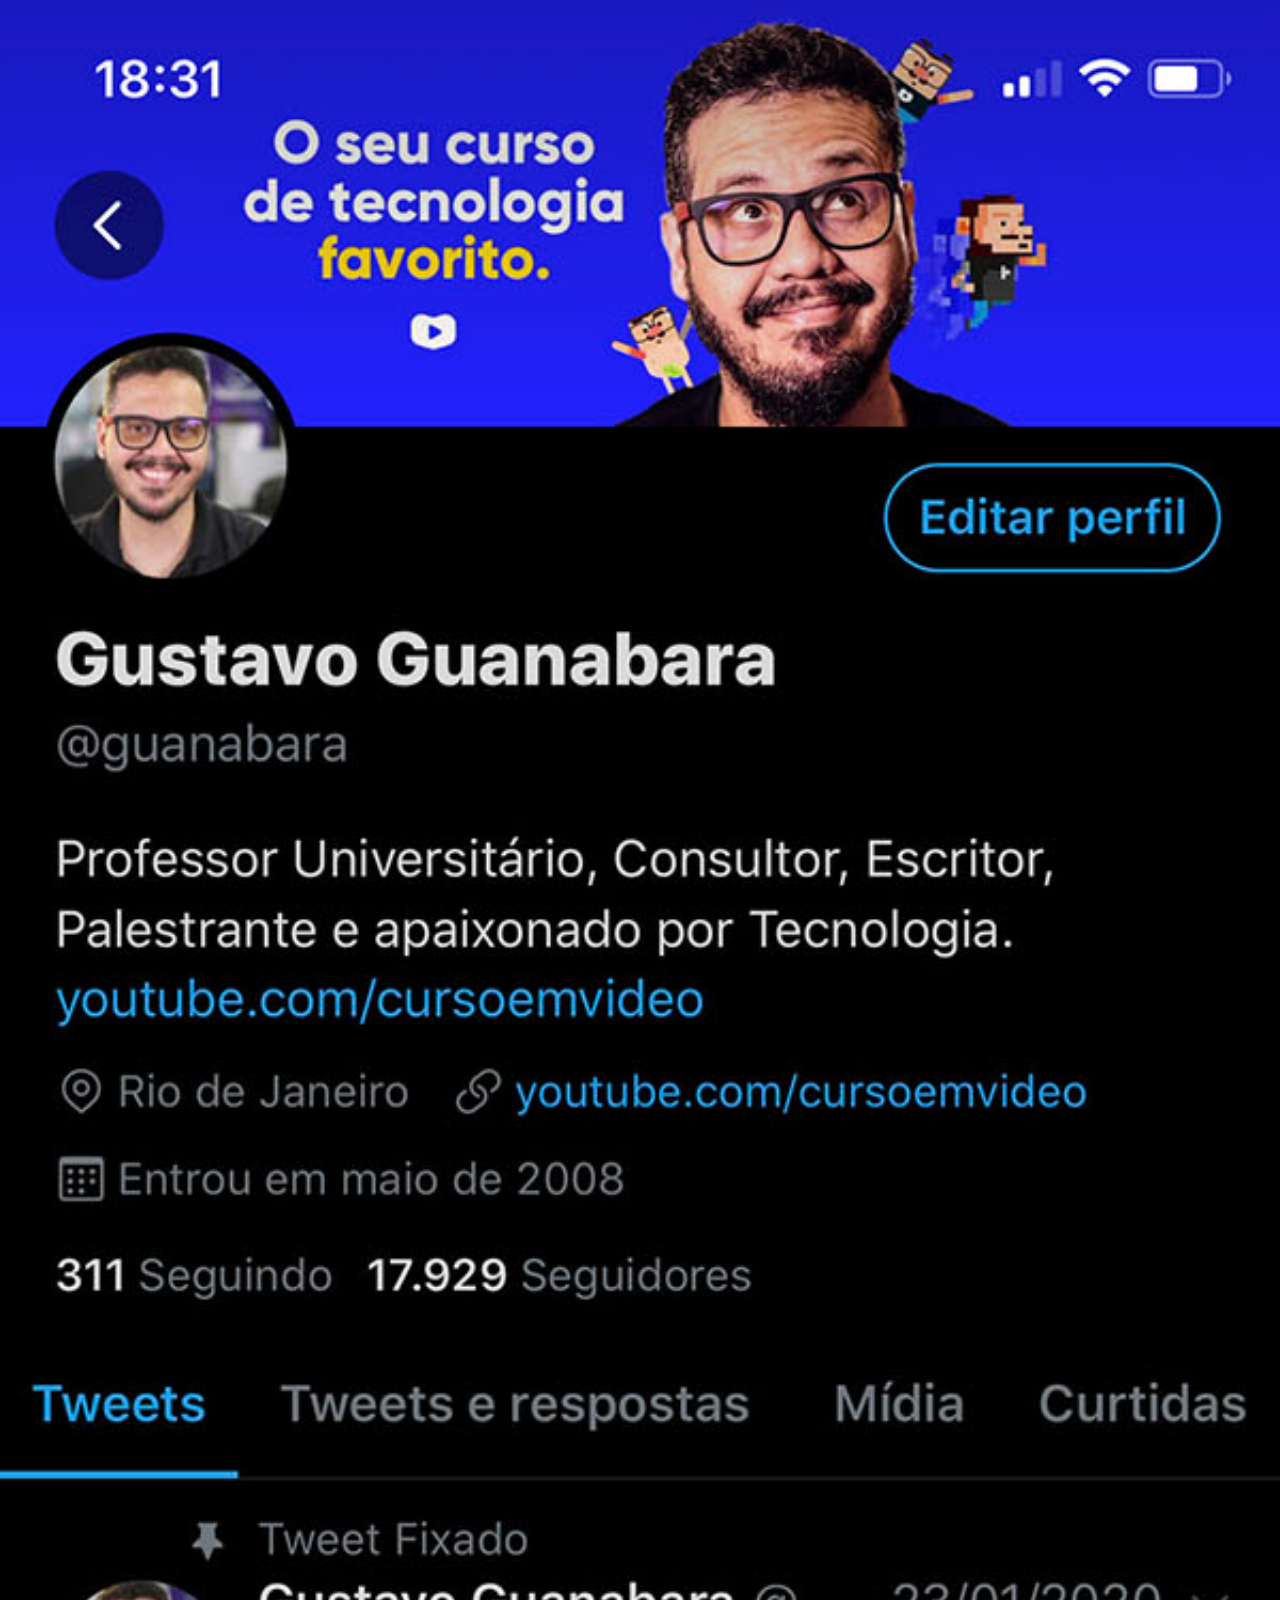
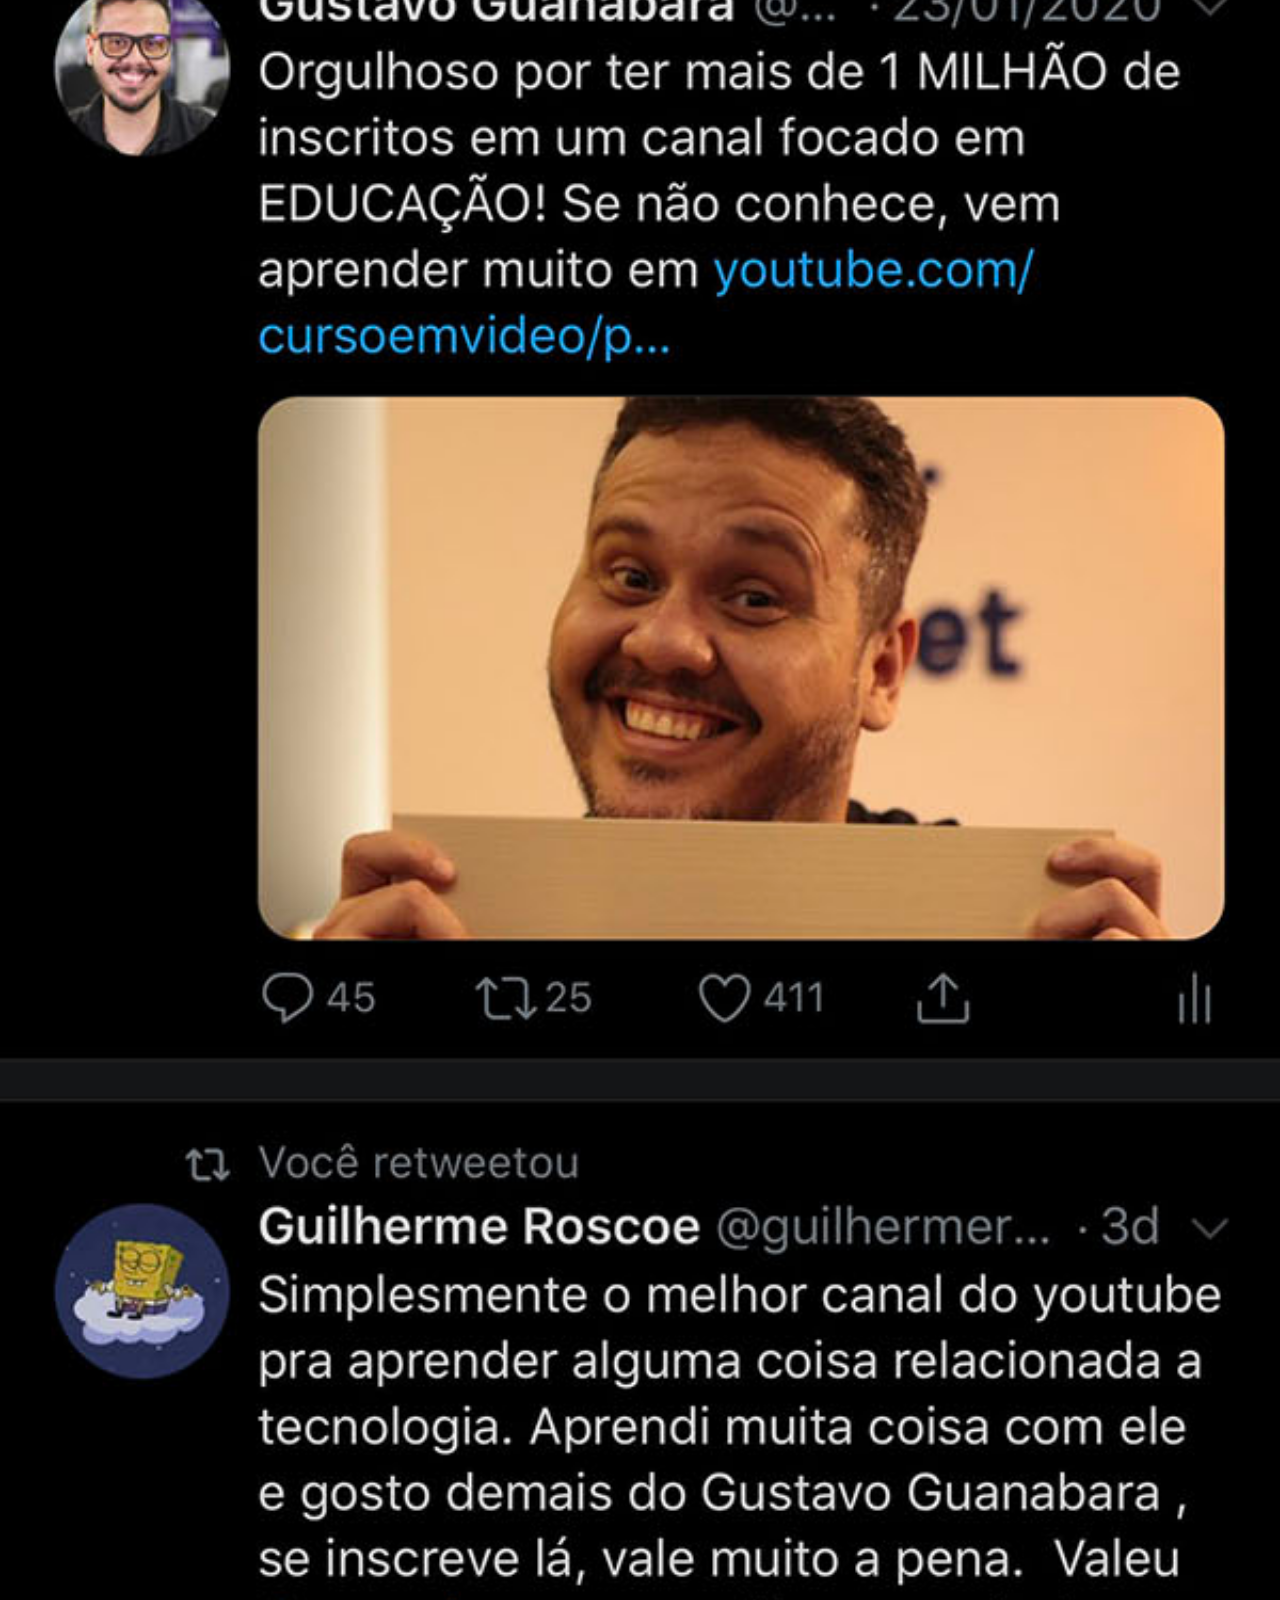
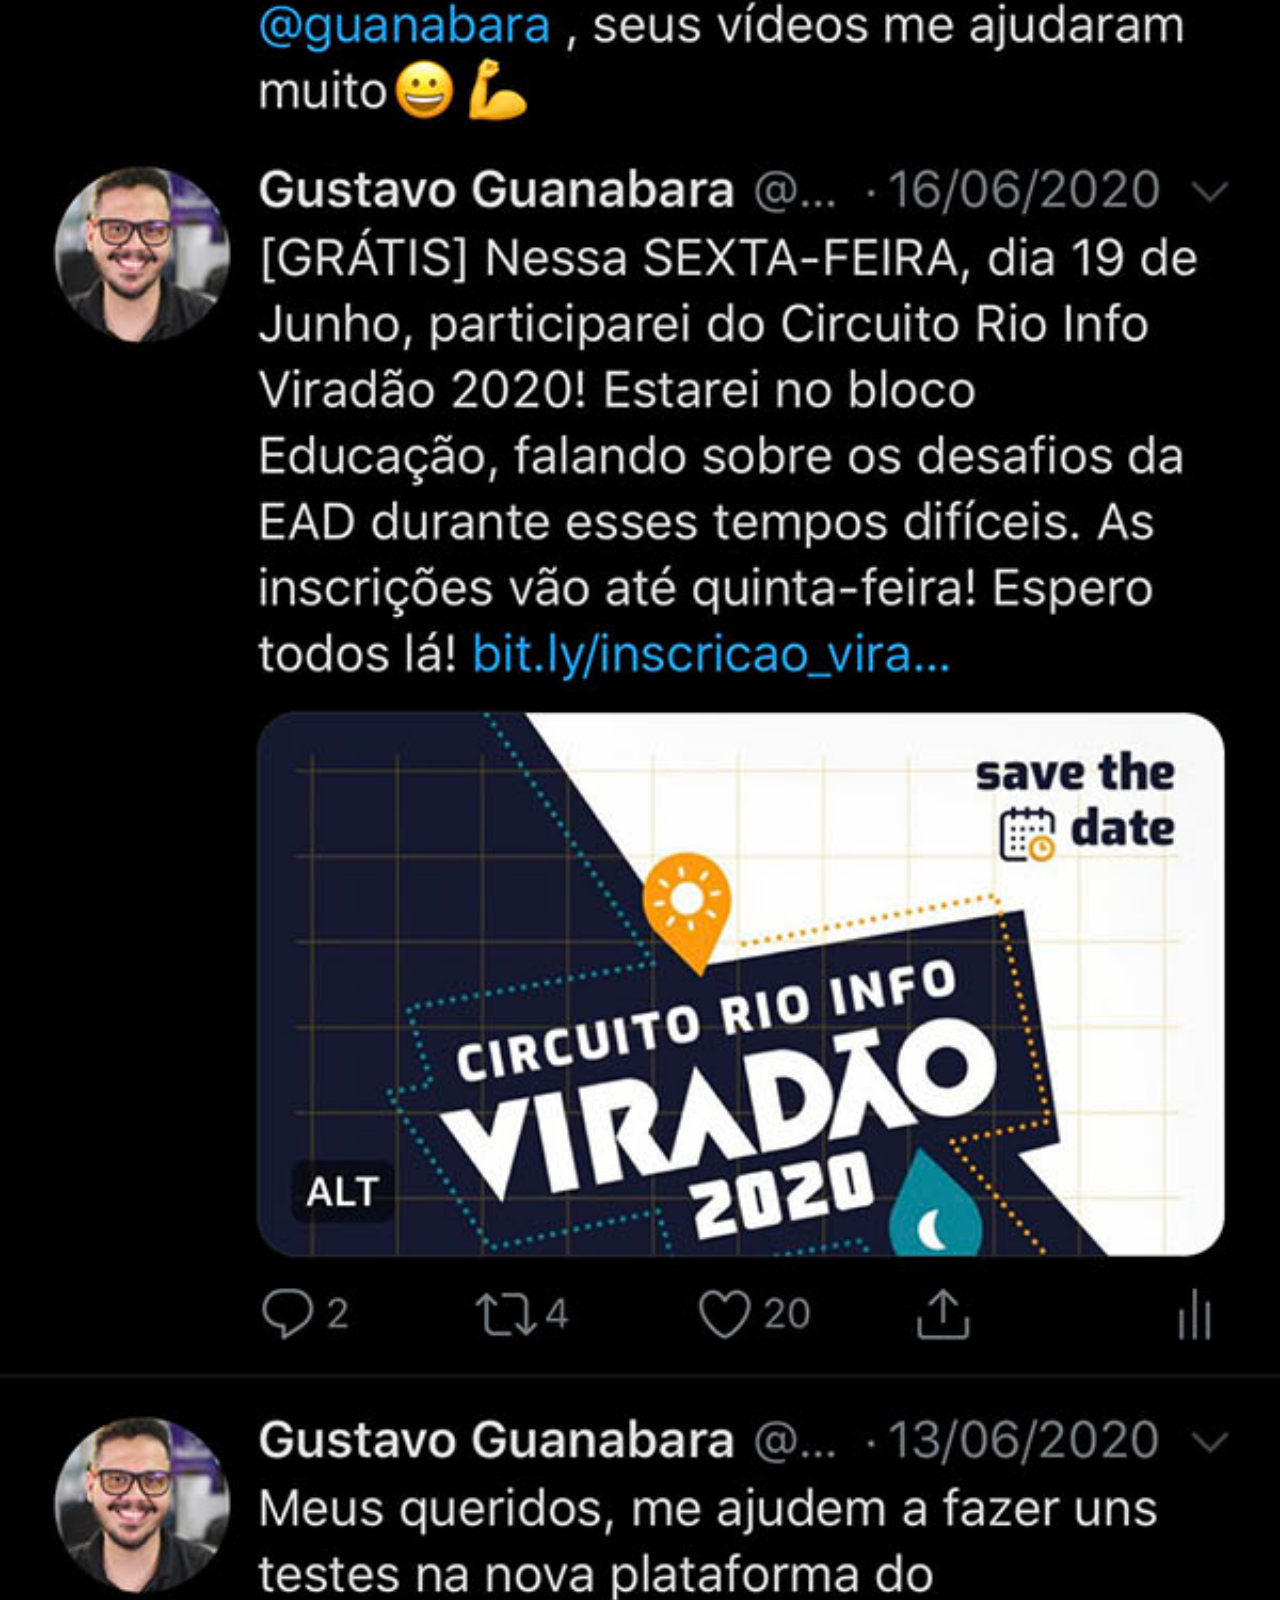
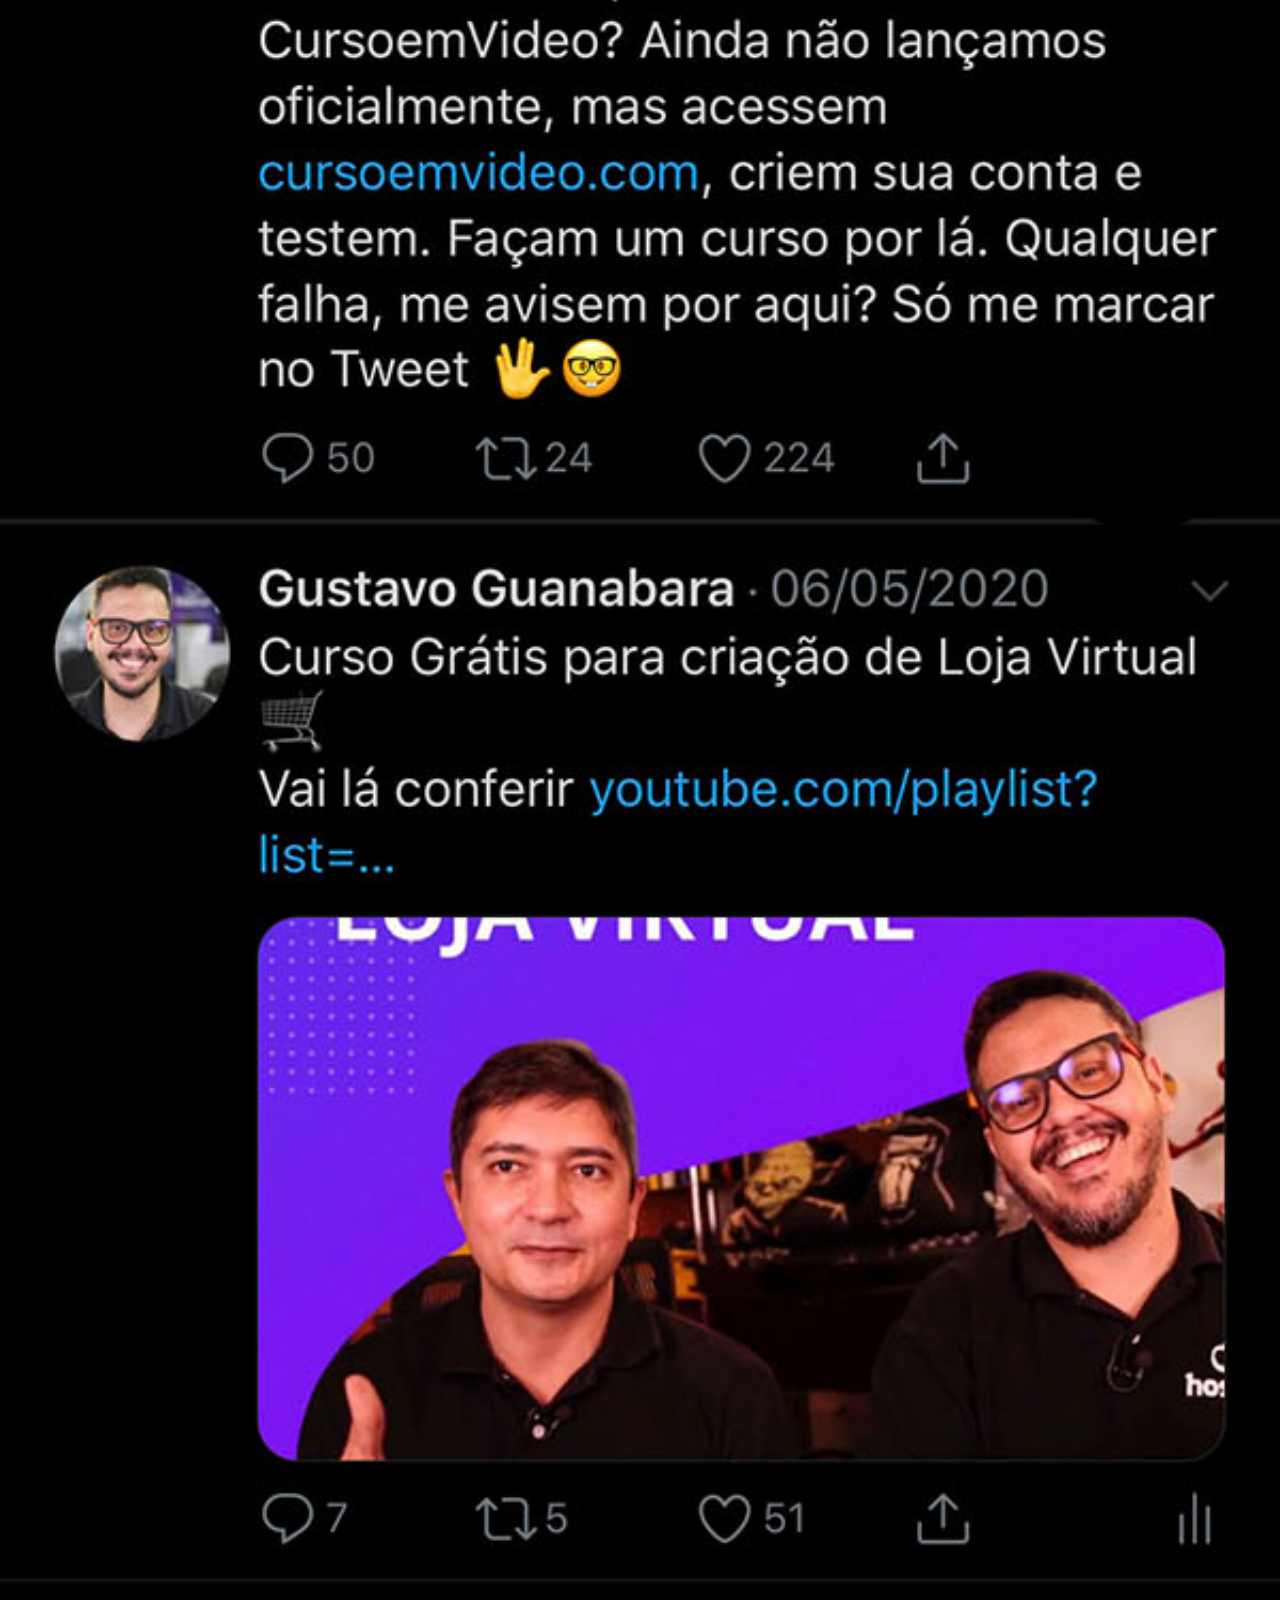
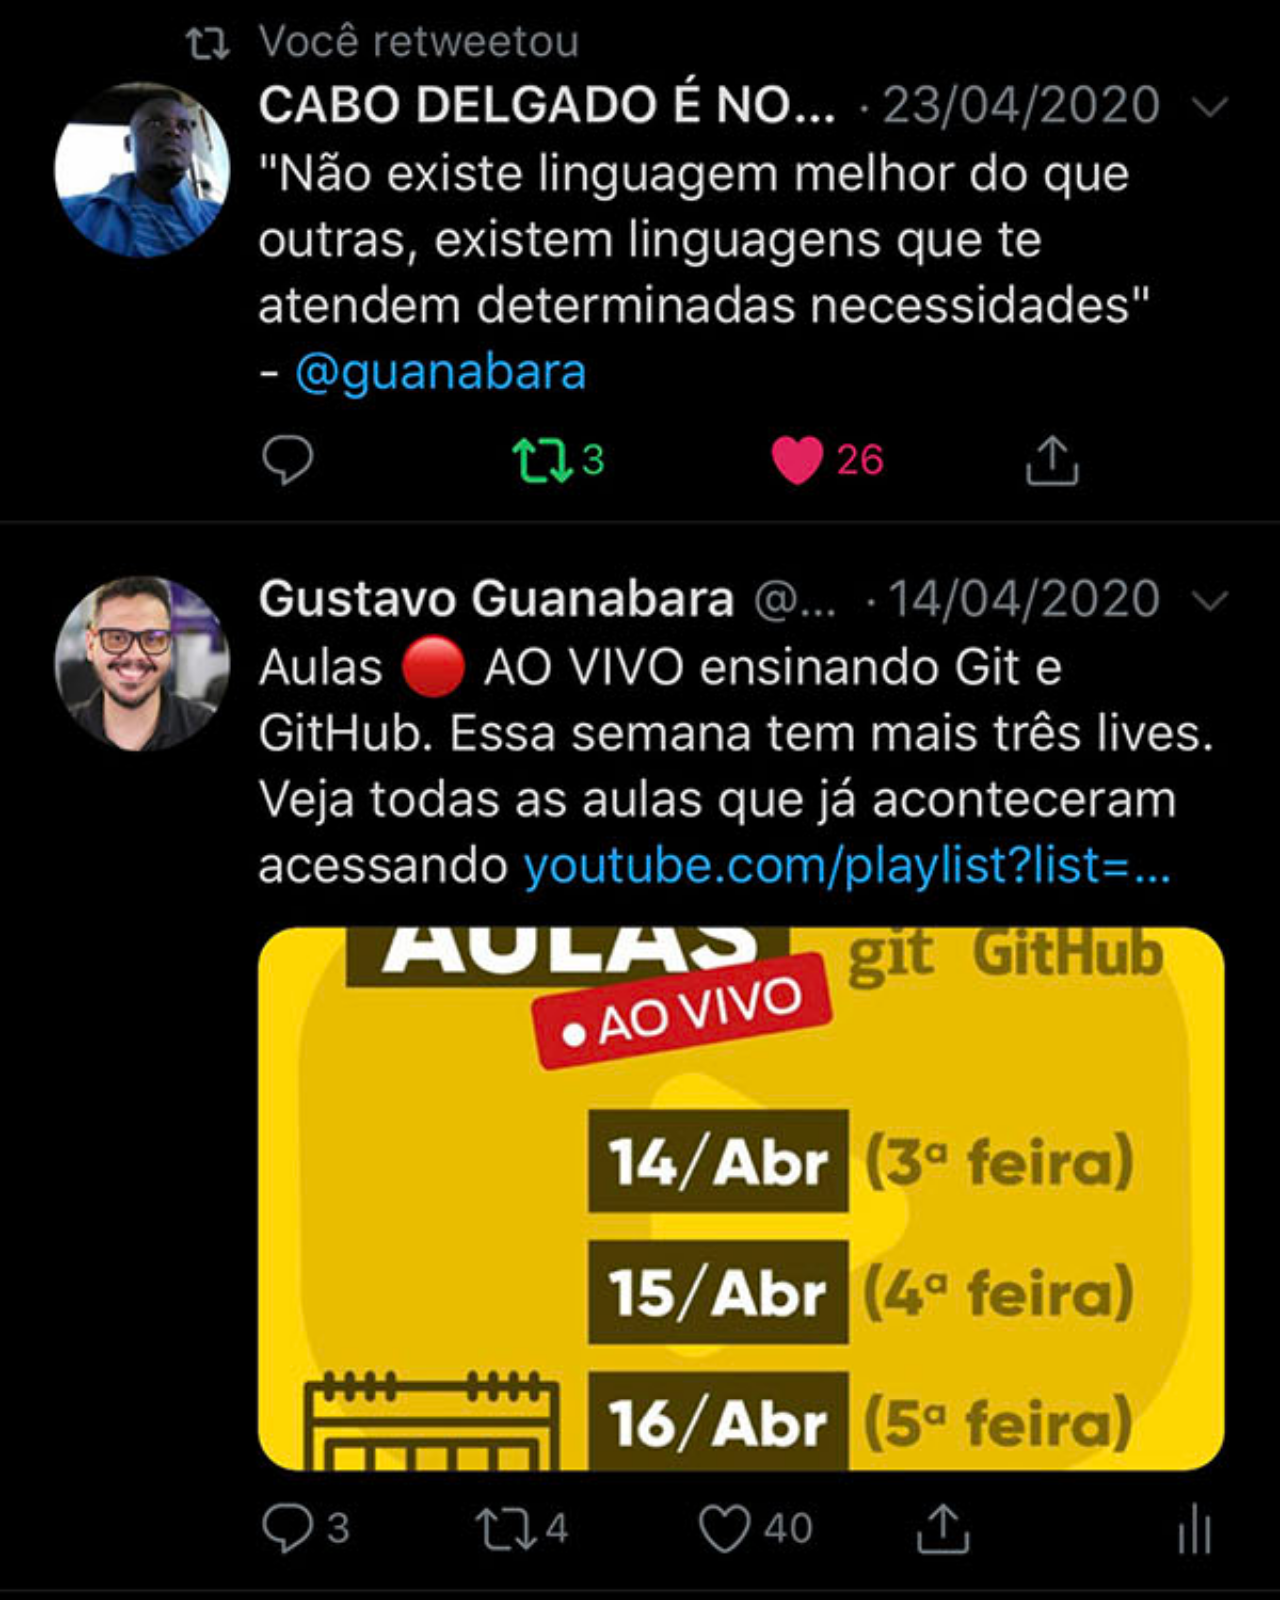
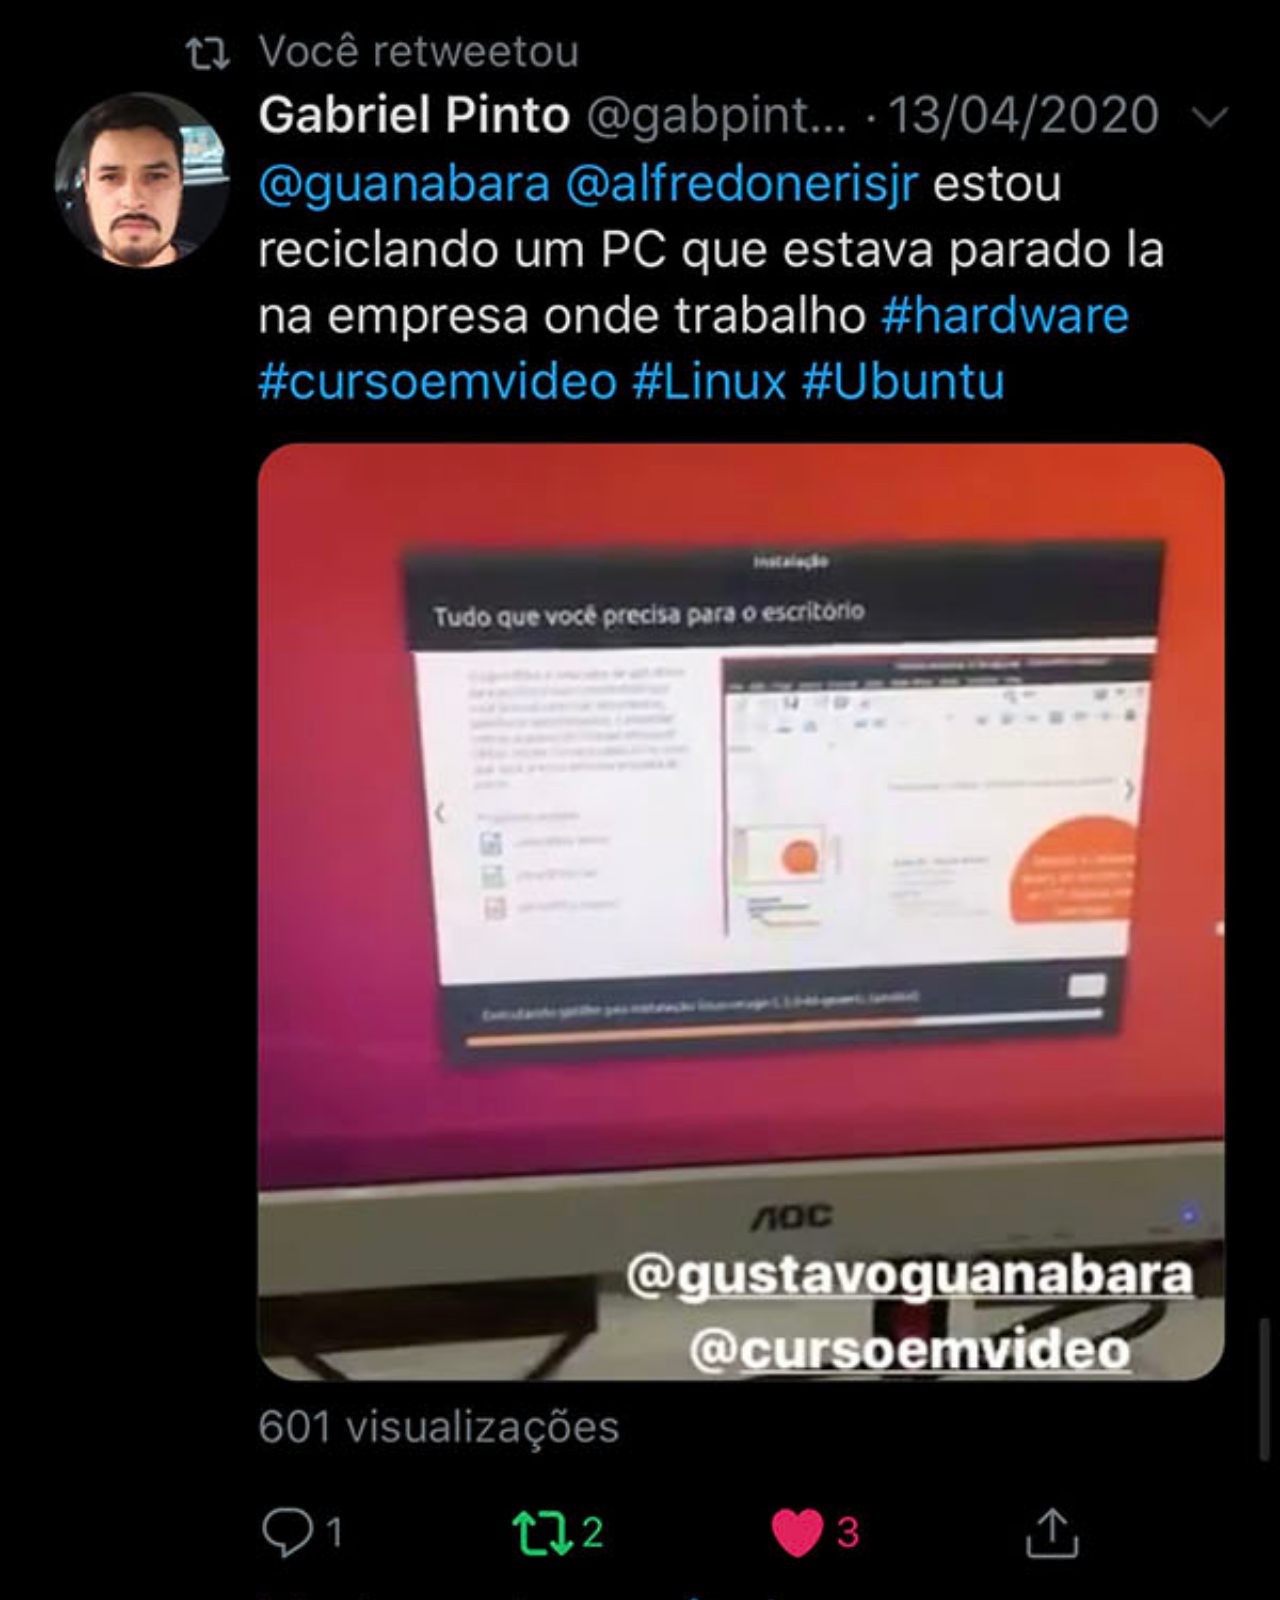
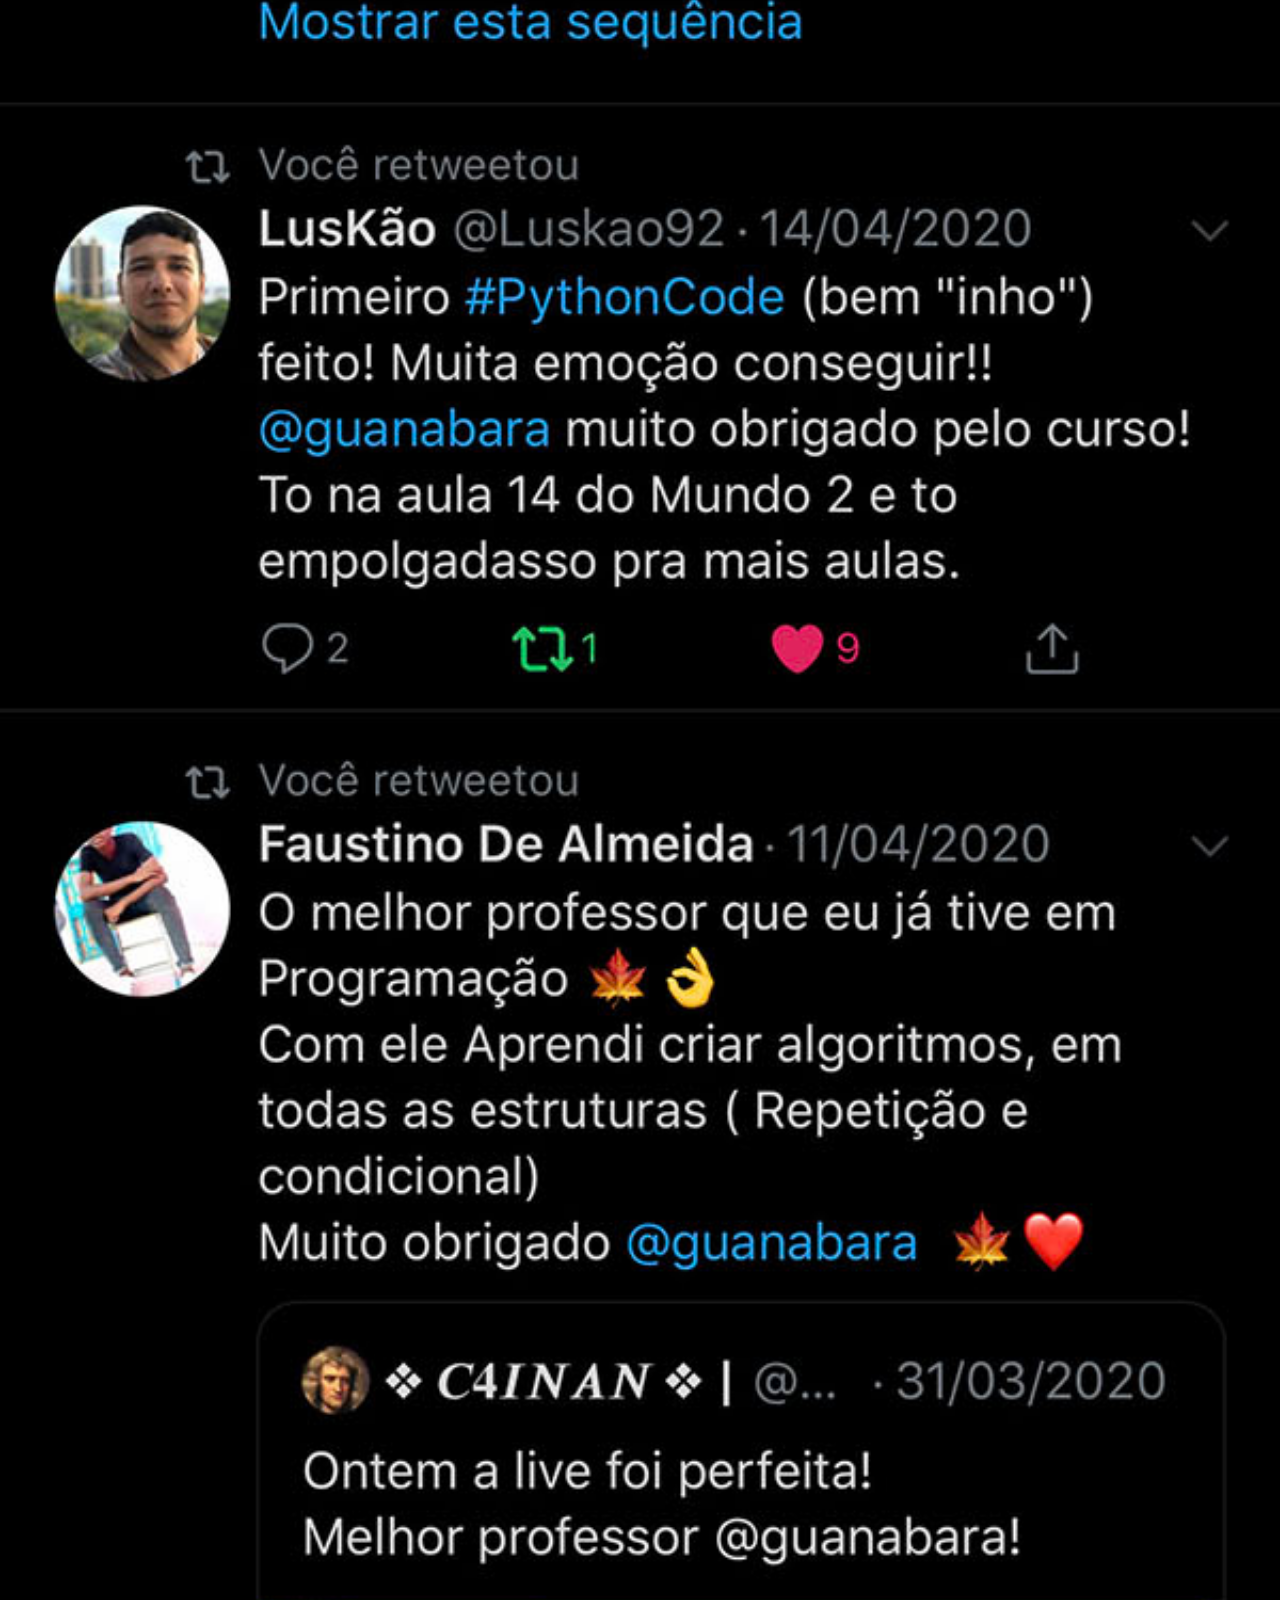
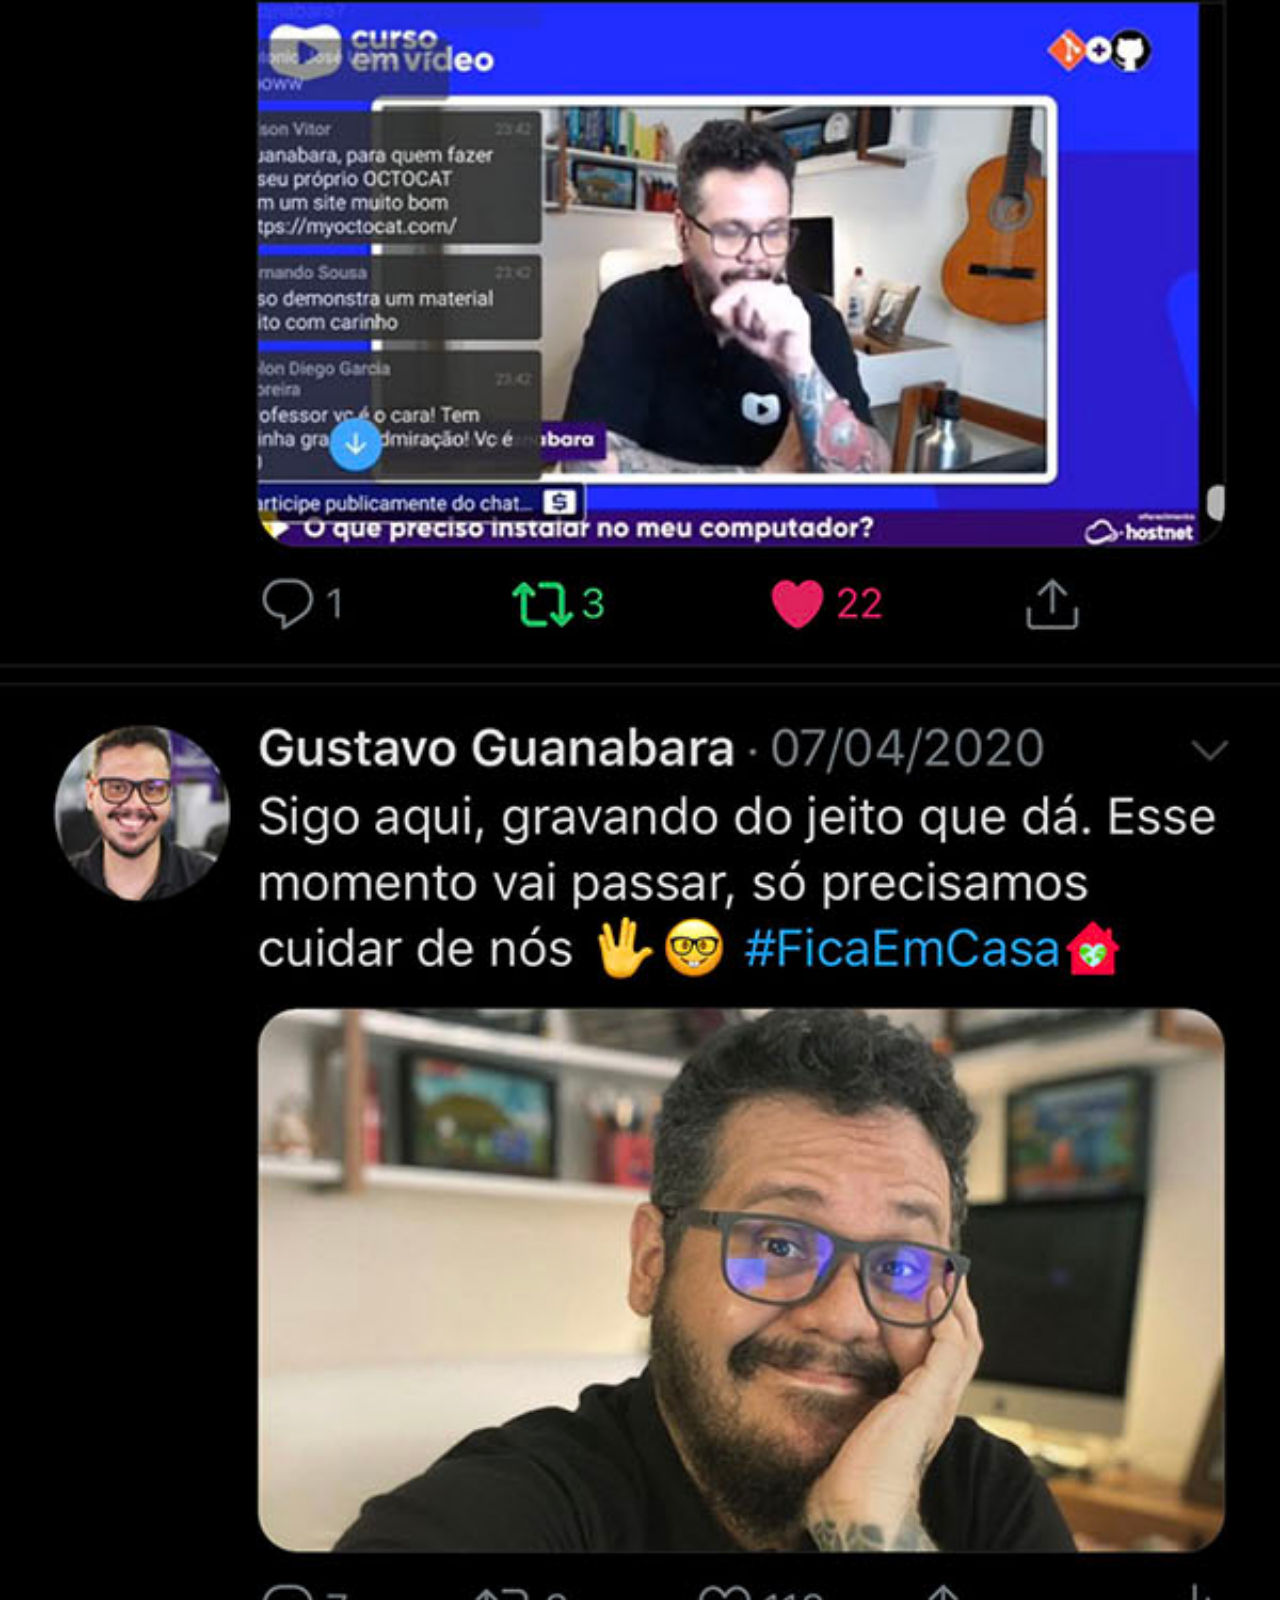
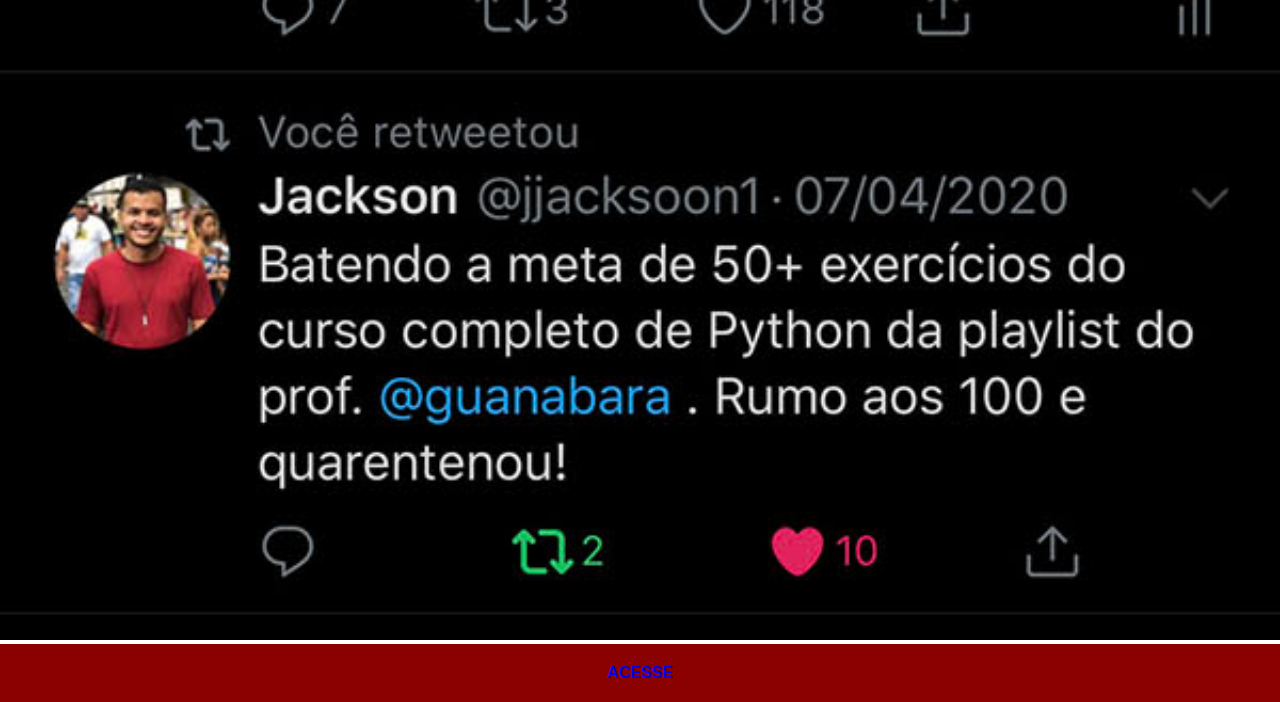
<file: twitter.html>
<!DOCTYPE html>
<html lang="pt-br">
<head>
    <meta charset="UTF-8">
    <meta name="viewport" content="width=device-width, initial-scale=1.0">
    <title>Twiter</title>
    <link rel="stylesheet" href="estilos/social.css">
</head>
<body>
    <img src="imagens/tela-twitter.jpg" alt="">
    <a href="https://x.com/guanabara" target="_blank">ACESSE</a>
</body>
</html>
</file>
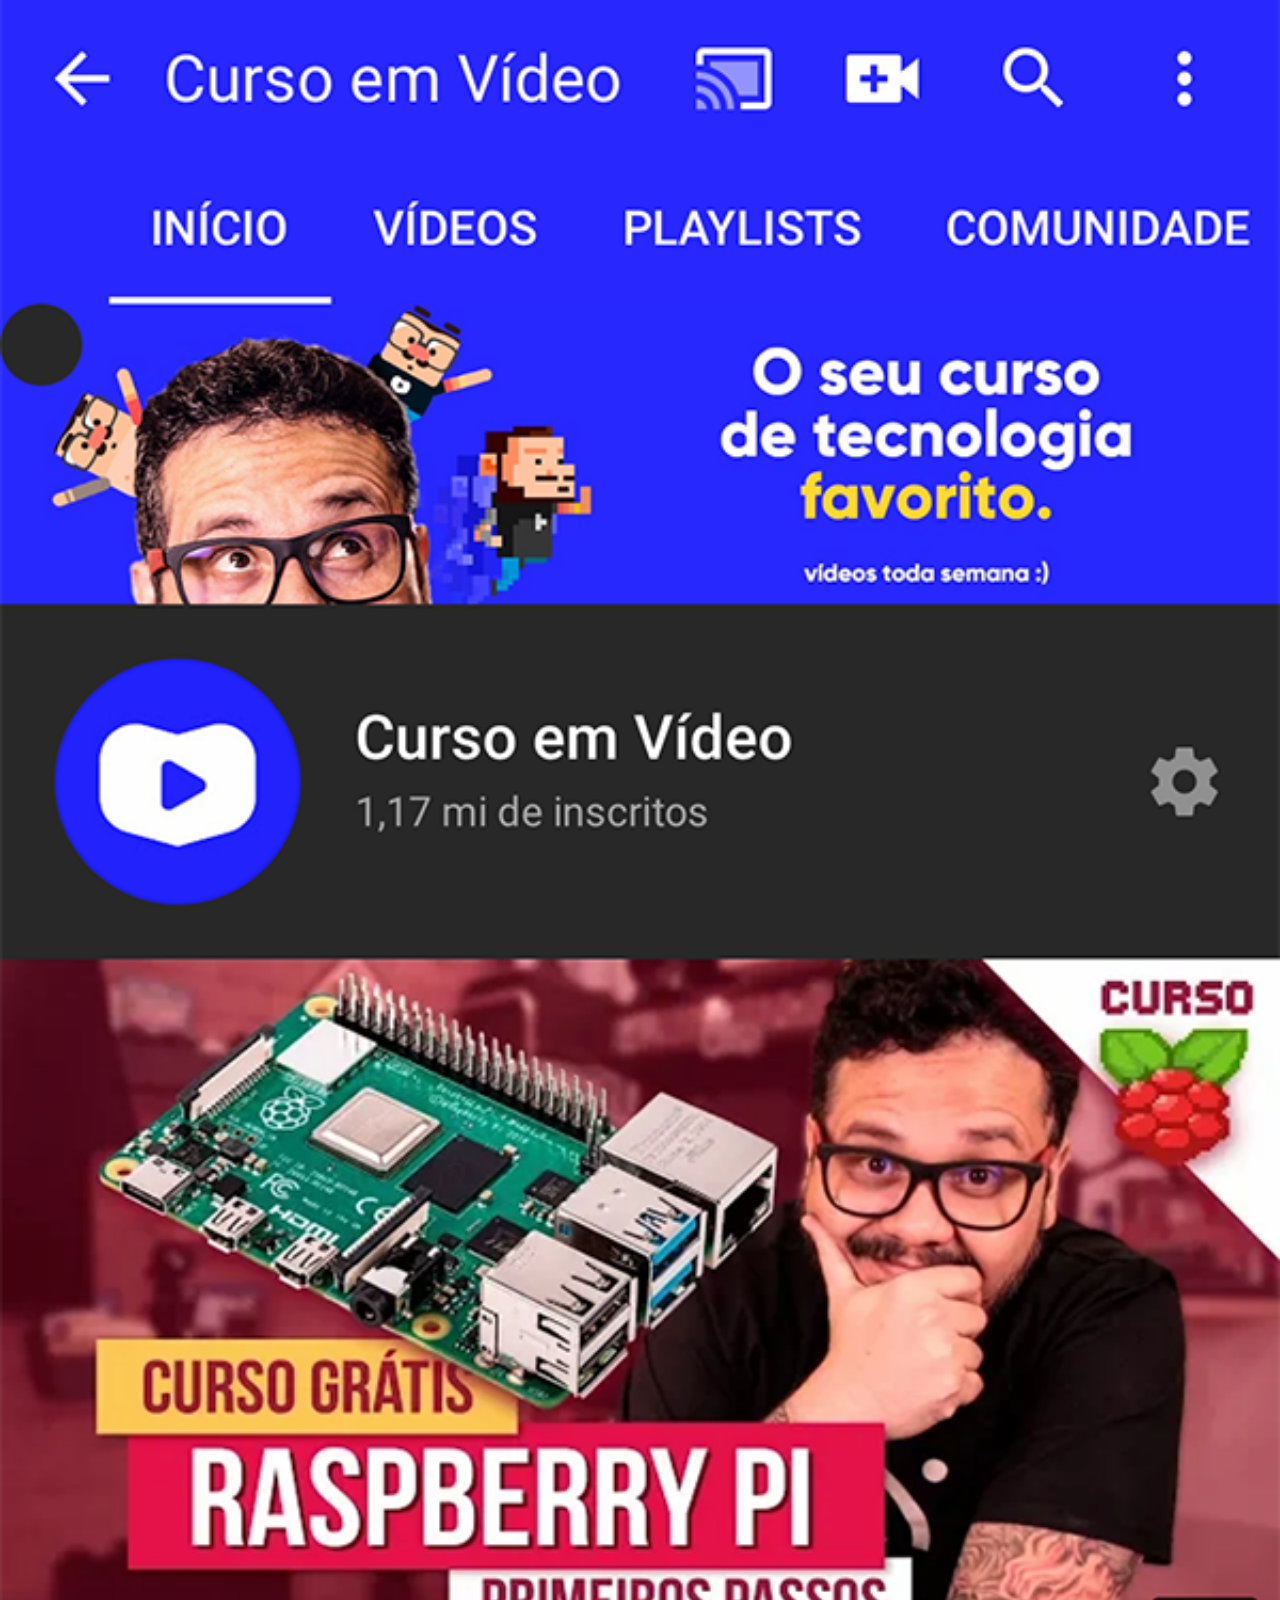
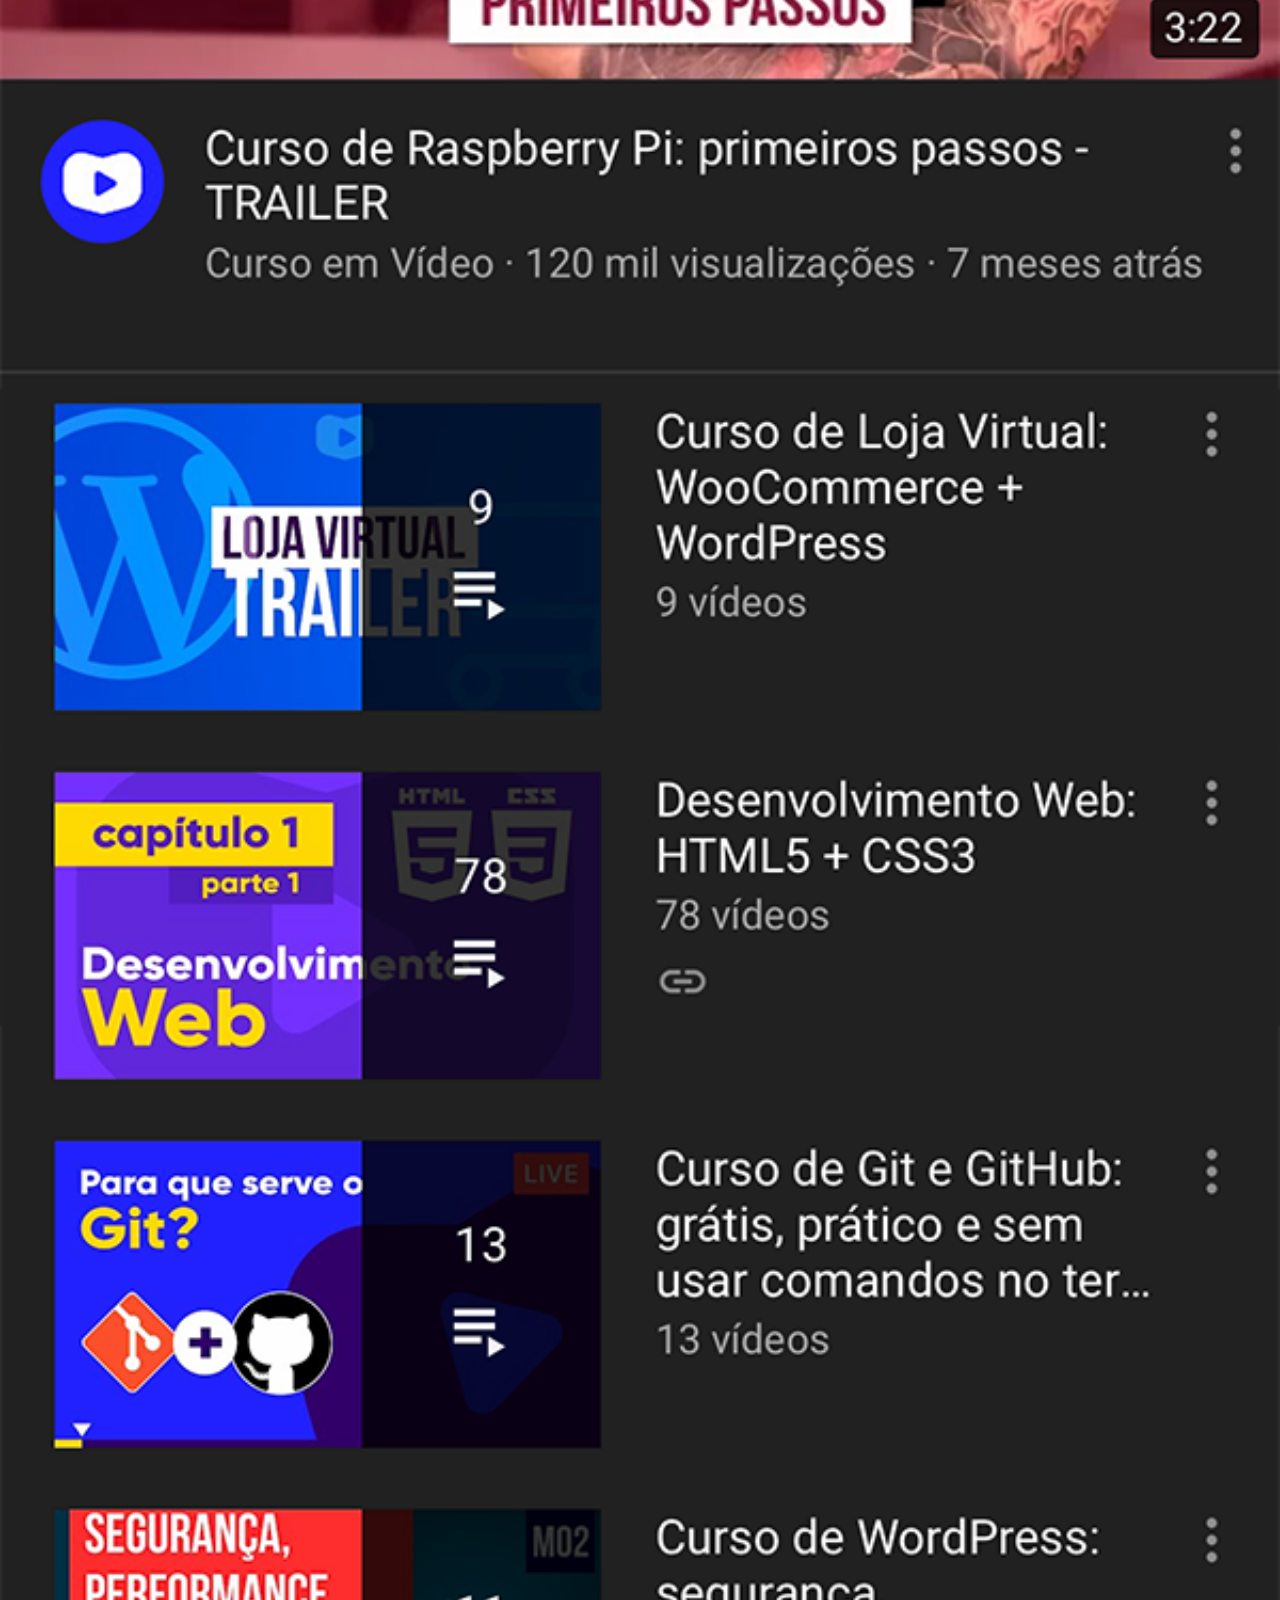
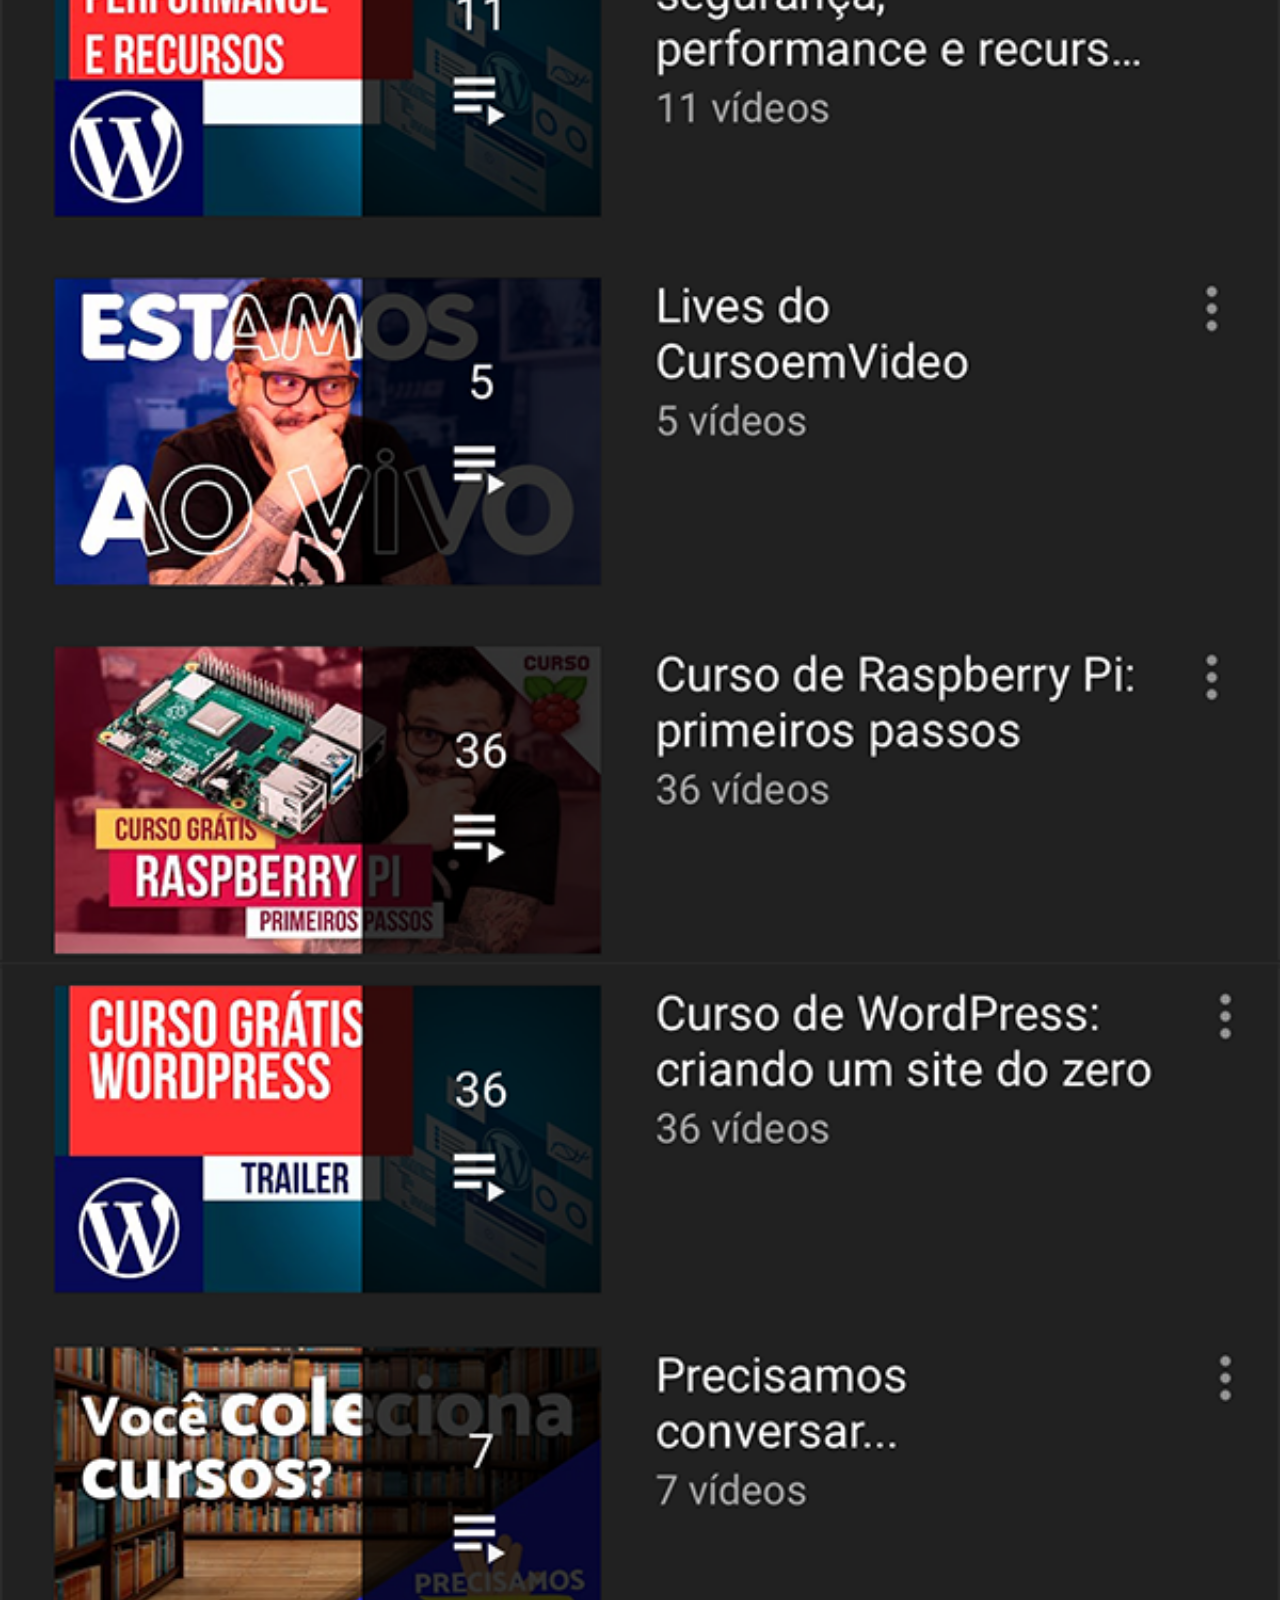
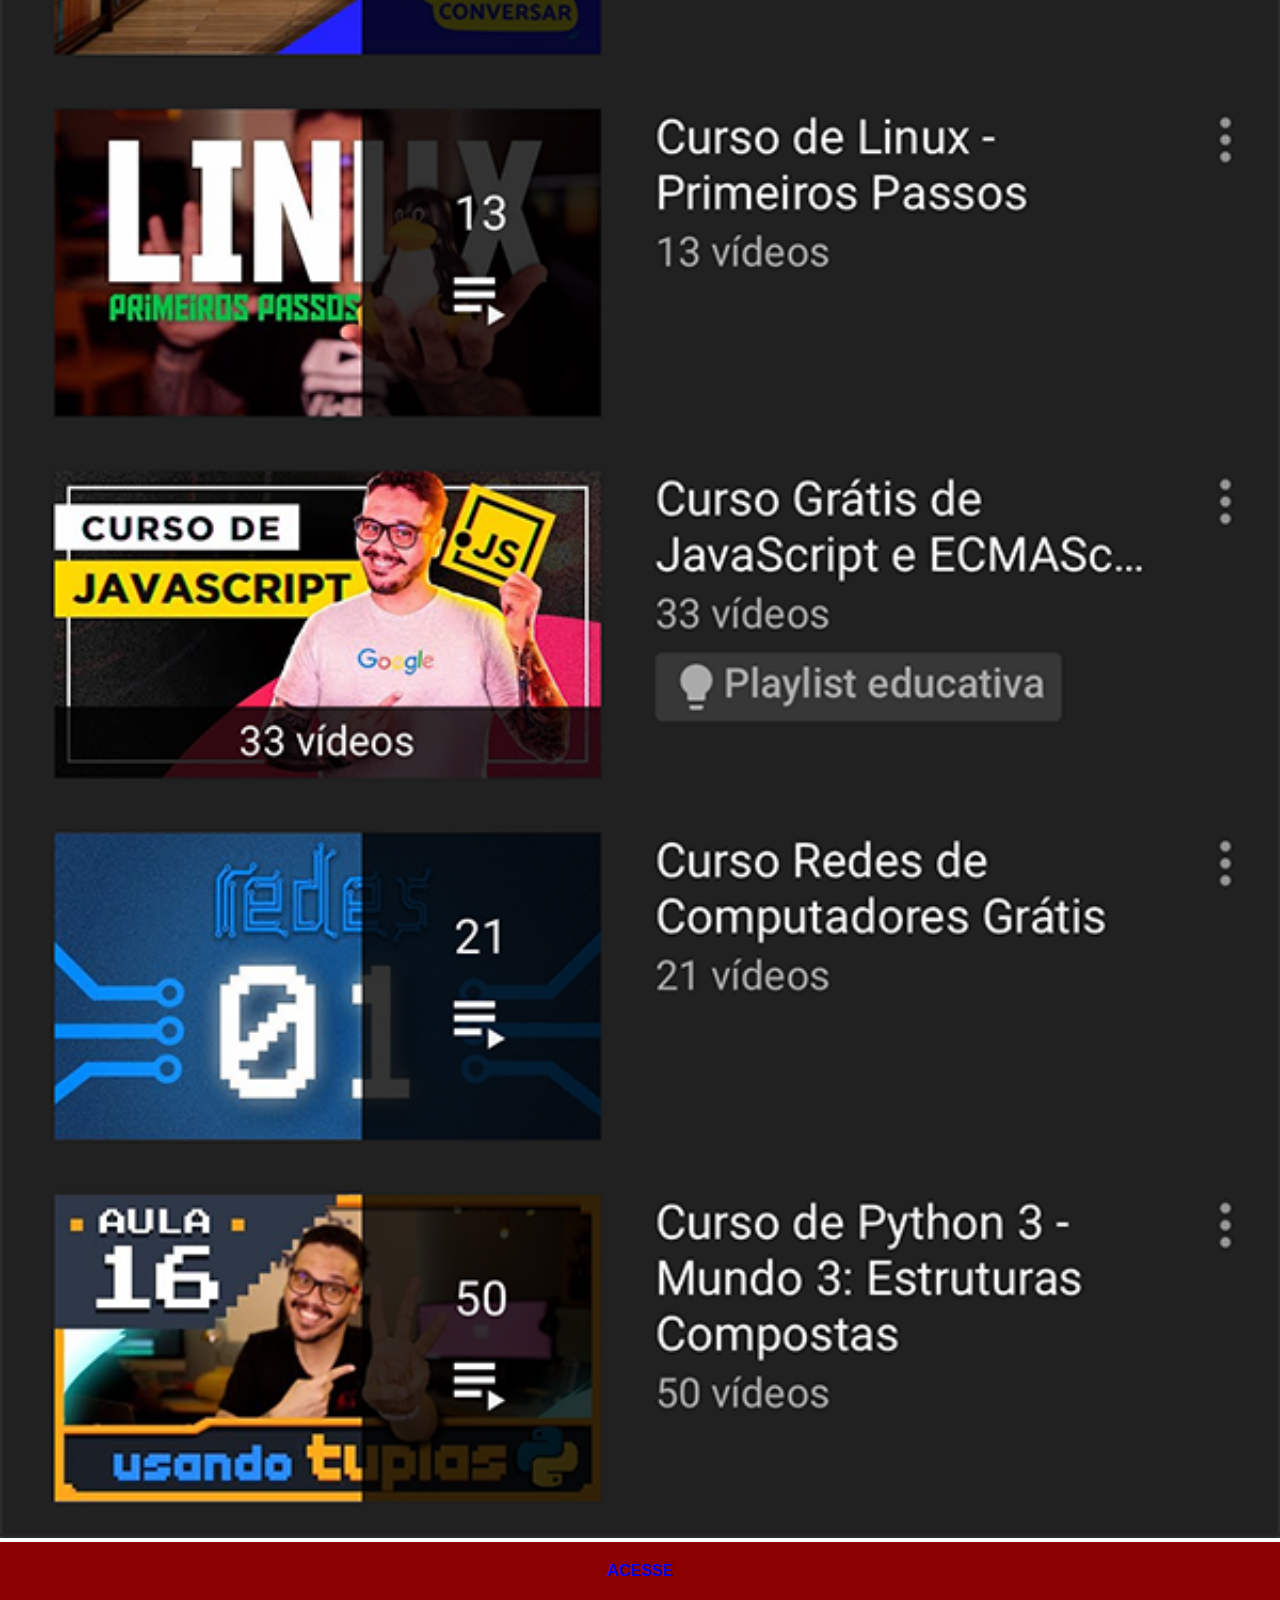
<file: youtube.html>
<!DOCTYPE html>
<html lang="pt-br">
<head>
    <meta charset="UTF-8">
    <meta name="viewport" content="width=device-width, initial-scale=1.0">
    <title>Youtube</title>
   <link rel="stylesheet" href="estilos/social.css">
</head>
<body>
    <img src="imagens/tela-youtube.png" alt="">
    <a href="https://www.youtube.com/c/CursoemV%C3%ADdeo" target="_blank">ACESSE</a>
</body>
</html>
</file>
<file: estilo/style.css>
@charset "UTF-8"

* {
    margin: 0px;
    padding: 0px;
    font-family: Arial, Helvetica, sans-serif;
}

html, body {

    height: 100vh;
    width: 100ve;
}

body {
    background: url('../imagens/fundo-madeira.jpg') no-repeat top center;
    background-size: cover;
    background-attachment: fixed;
}

main {
    height: 100vh;
    position: relative;
}

section#telefone {
    position: absolute;
    top: 50%;
    left: 50%;
    transform: translate(-50%, -50%);
   
    height: 627px;
    width: 311px;
    background: url('../imagens/frame-iphone.png');
}

iframe#tela {
    position: relative;
    top: 80px;
    left: 22px;
    width: 267px;
    height: 471px;
}

section#redes-sociais {
    text-align: right;
}

section#redes-sociais img {
    width: 50px;
    margin: 10px;
    border-radius: 50%;
    box-shadow: 2px 2px 2px rgba(0, 0, 0, 0.418);
    box-sizing: border-box;

}

section#redes-sociais img:hover {
    border: 2px solid white;
    transform:  translate(-3px, -3px);
    box-shadow: 5px 5px 10px rgba(0, 0, 0, 0.623);
    transition: transform 1s border 1s;
}
</file>
<file: estilos/social.css>
@charset "UTF-8";

        * {
            margin:0px;
            padding: 0px;
            font-family: Arial, Helvetica, sans-serif;
        }

        ::-webkit-scrollbar {
            width: 0px;
            height: 0px;
        }
        img {
            width: 100vw;

        }

        a {
            display: block;
            background-color: darkred;
            padding: 20px;
            text-align: center;
            font-weight: bolder;
            text-decoration: none;

        }

        a:hover {
            background-color: red;
        }
</file>
